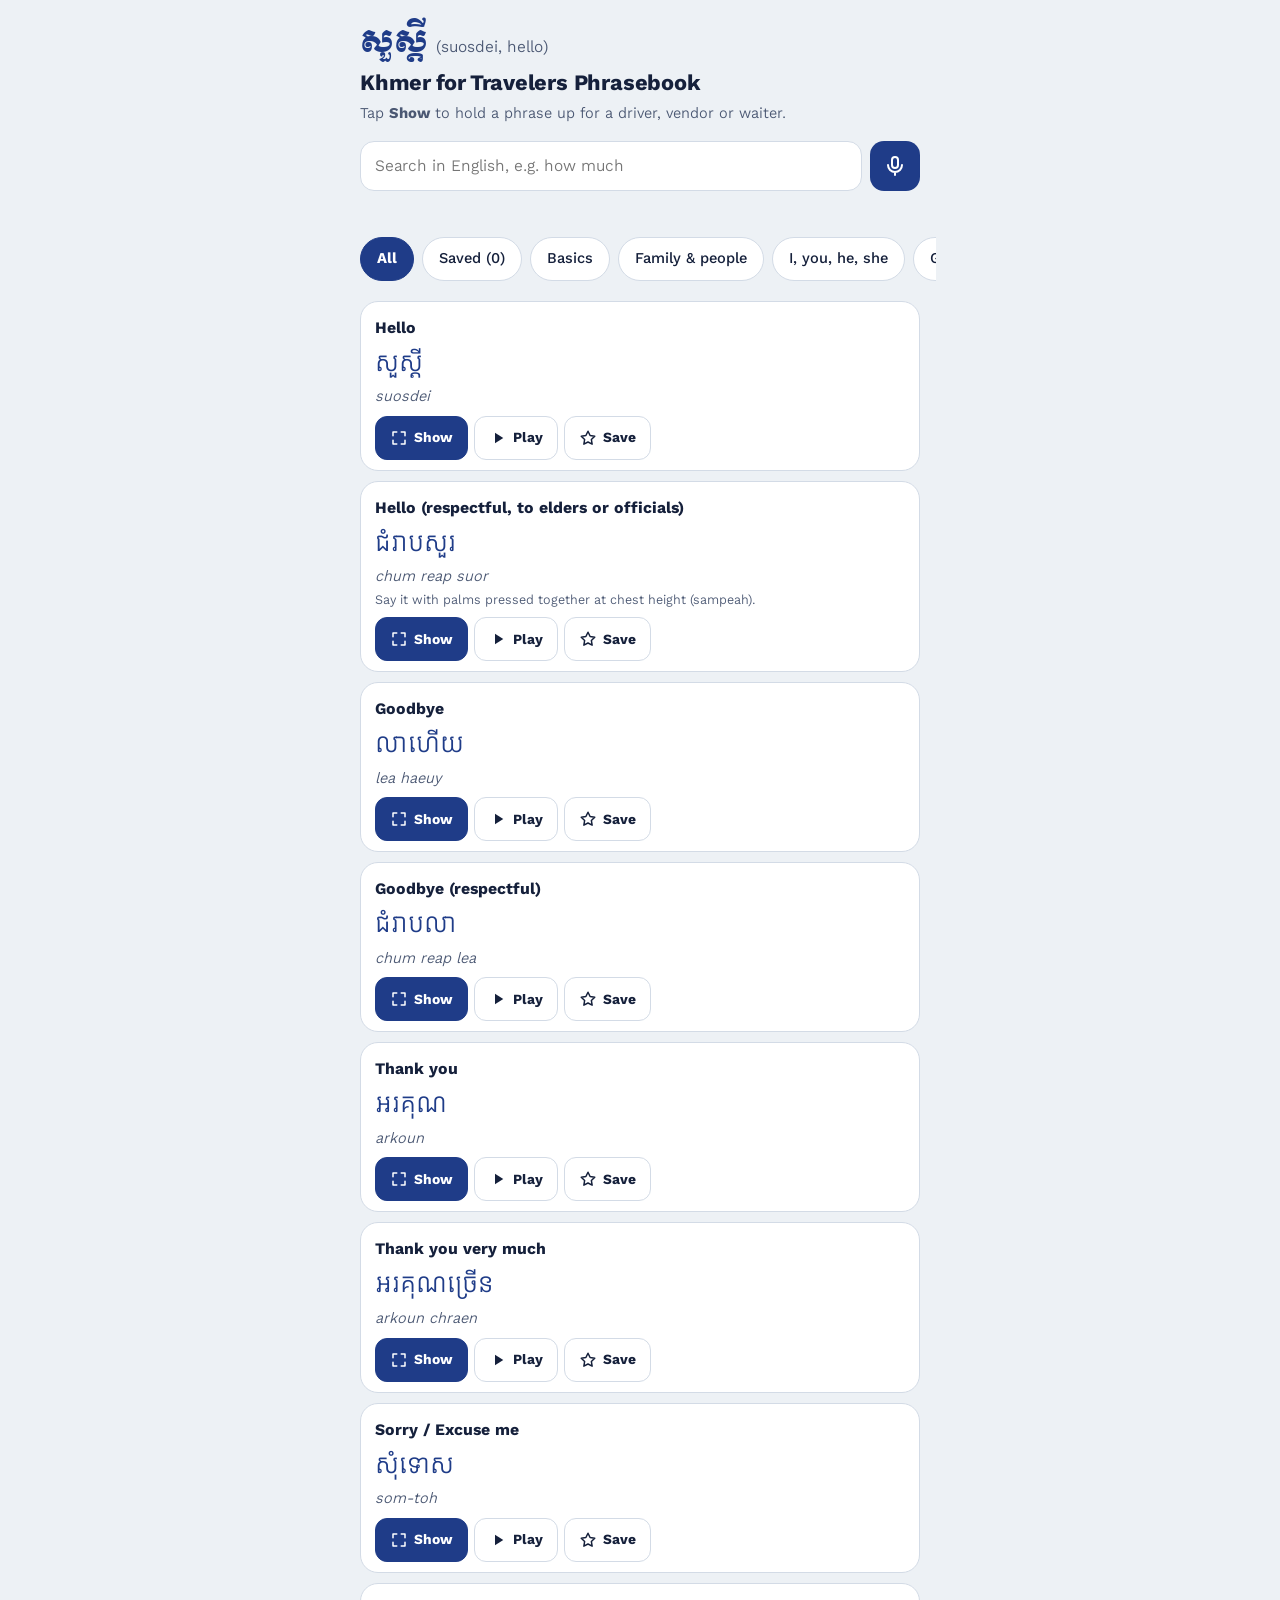
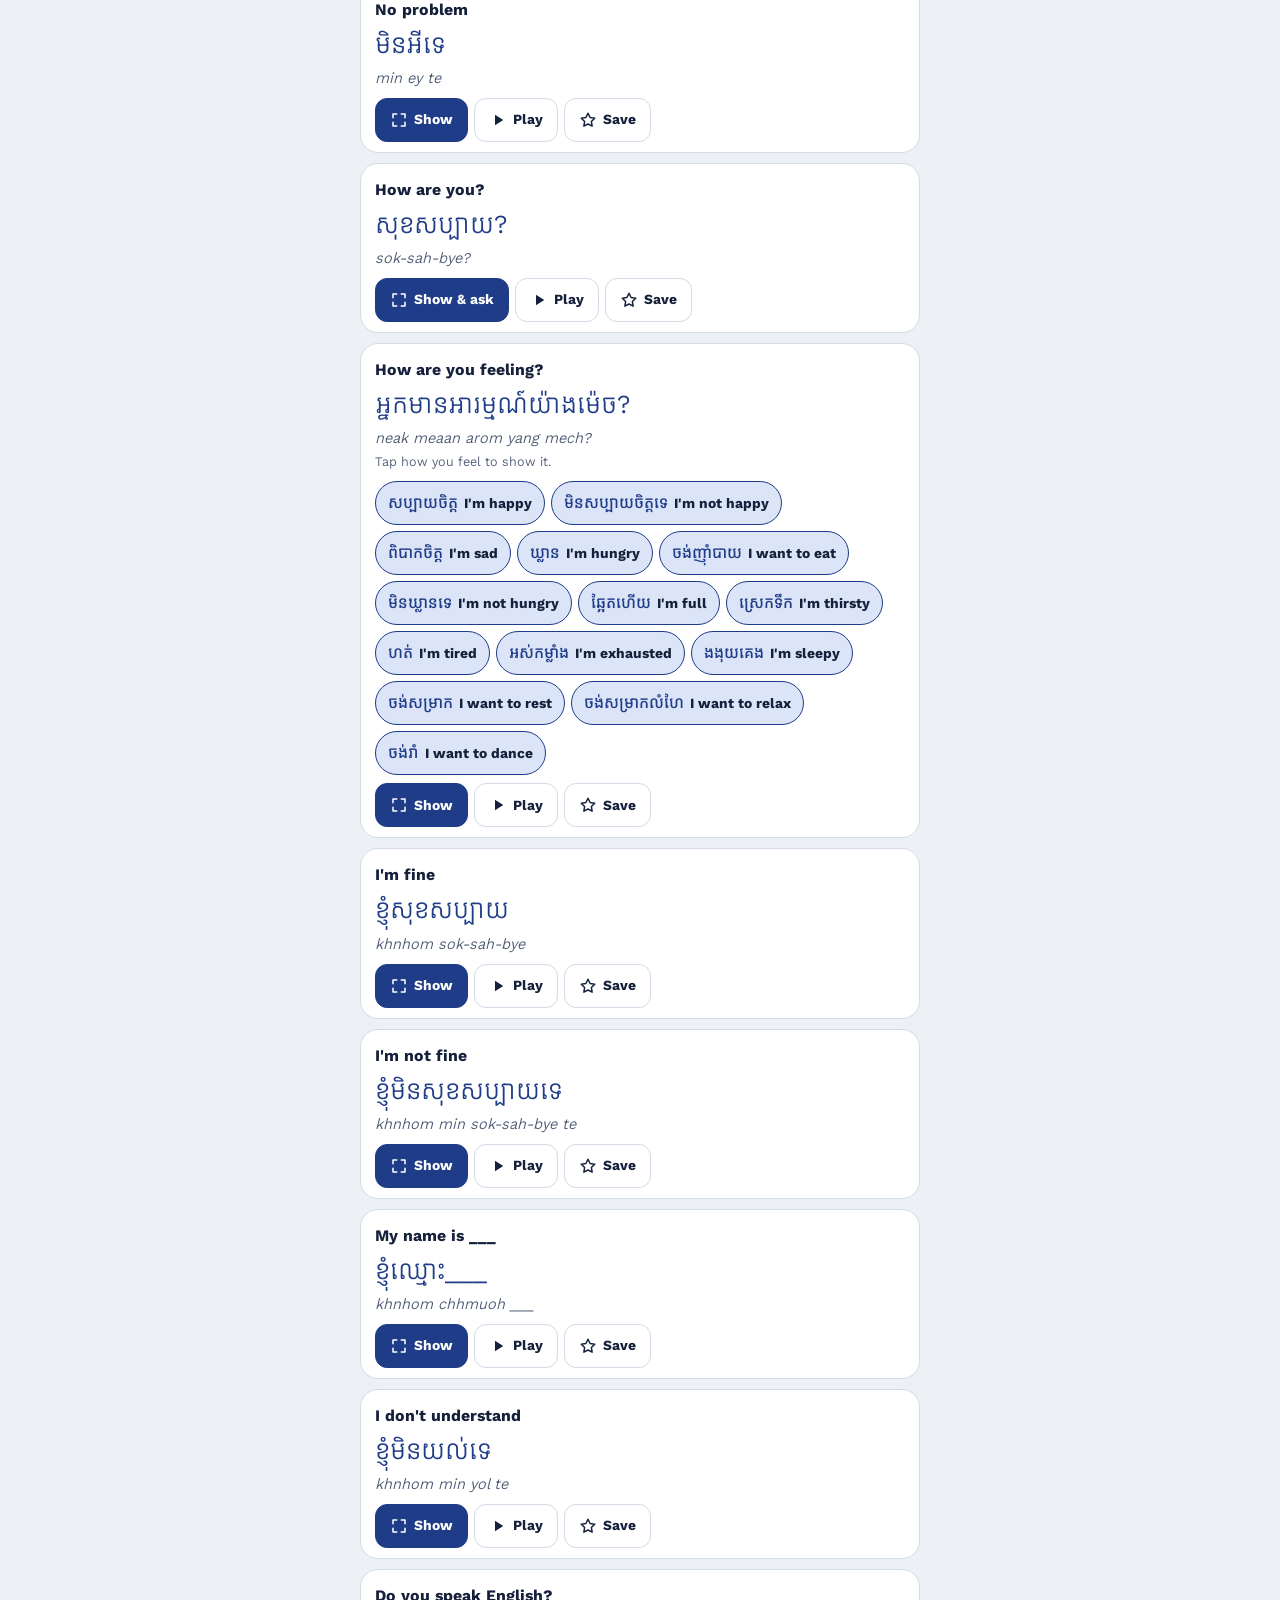
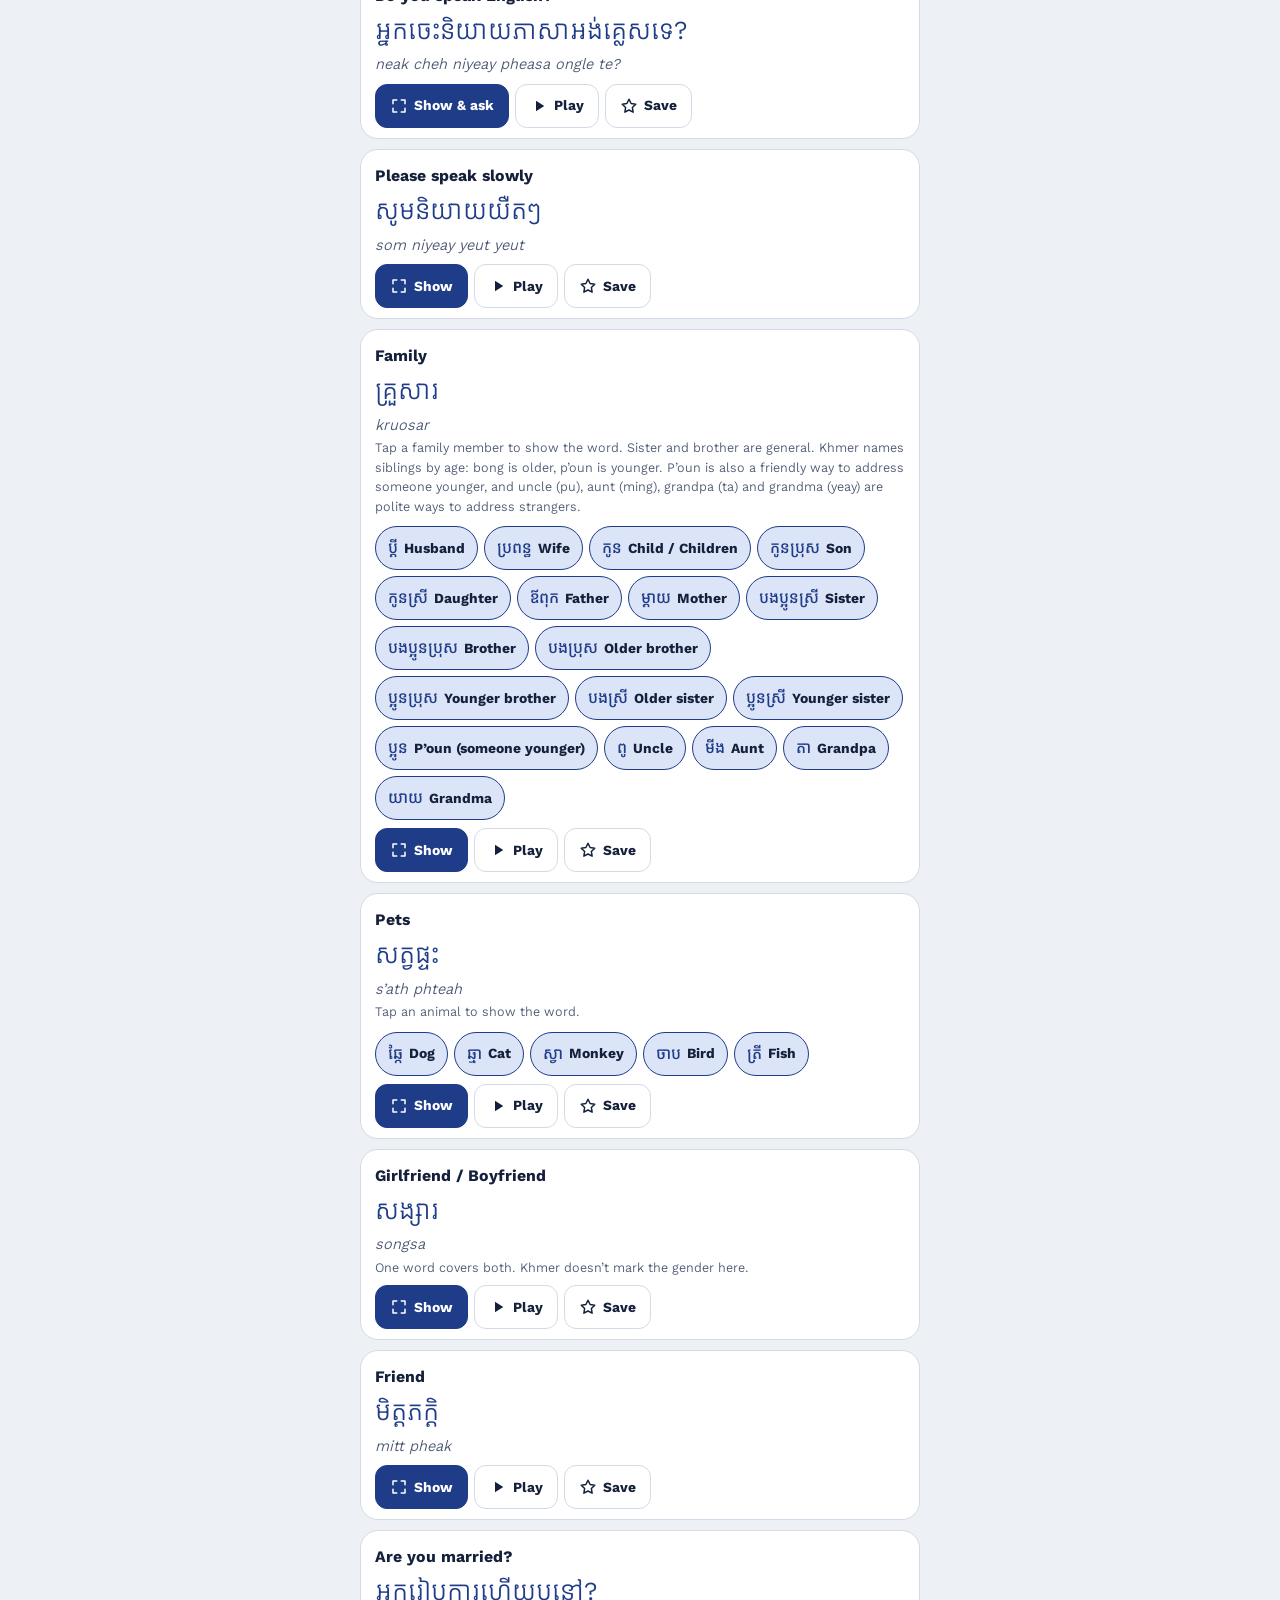
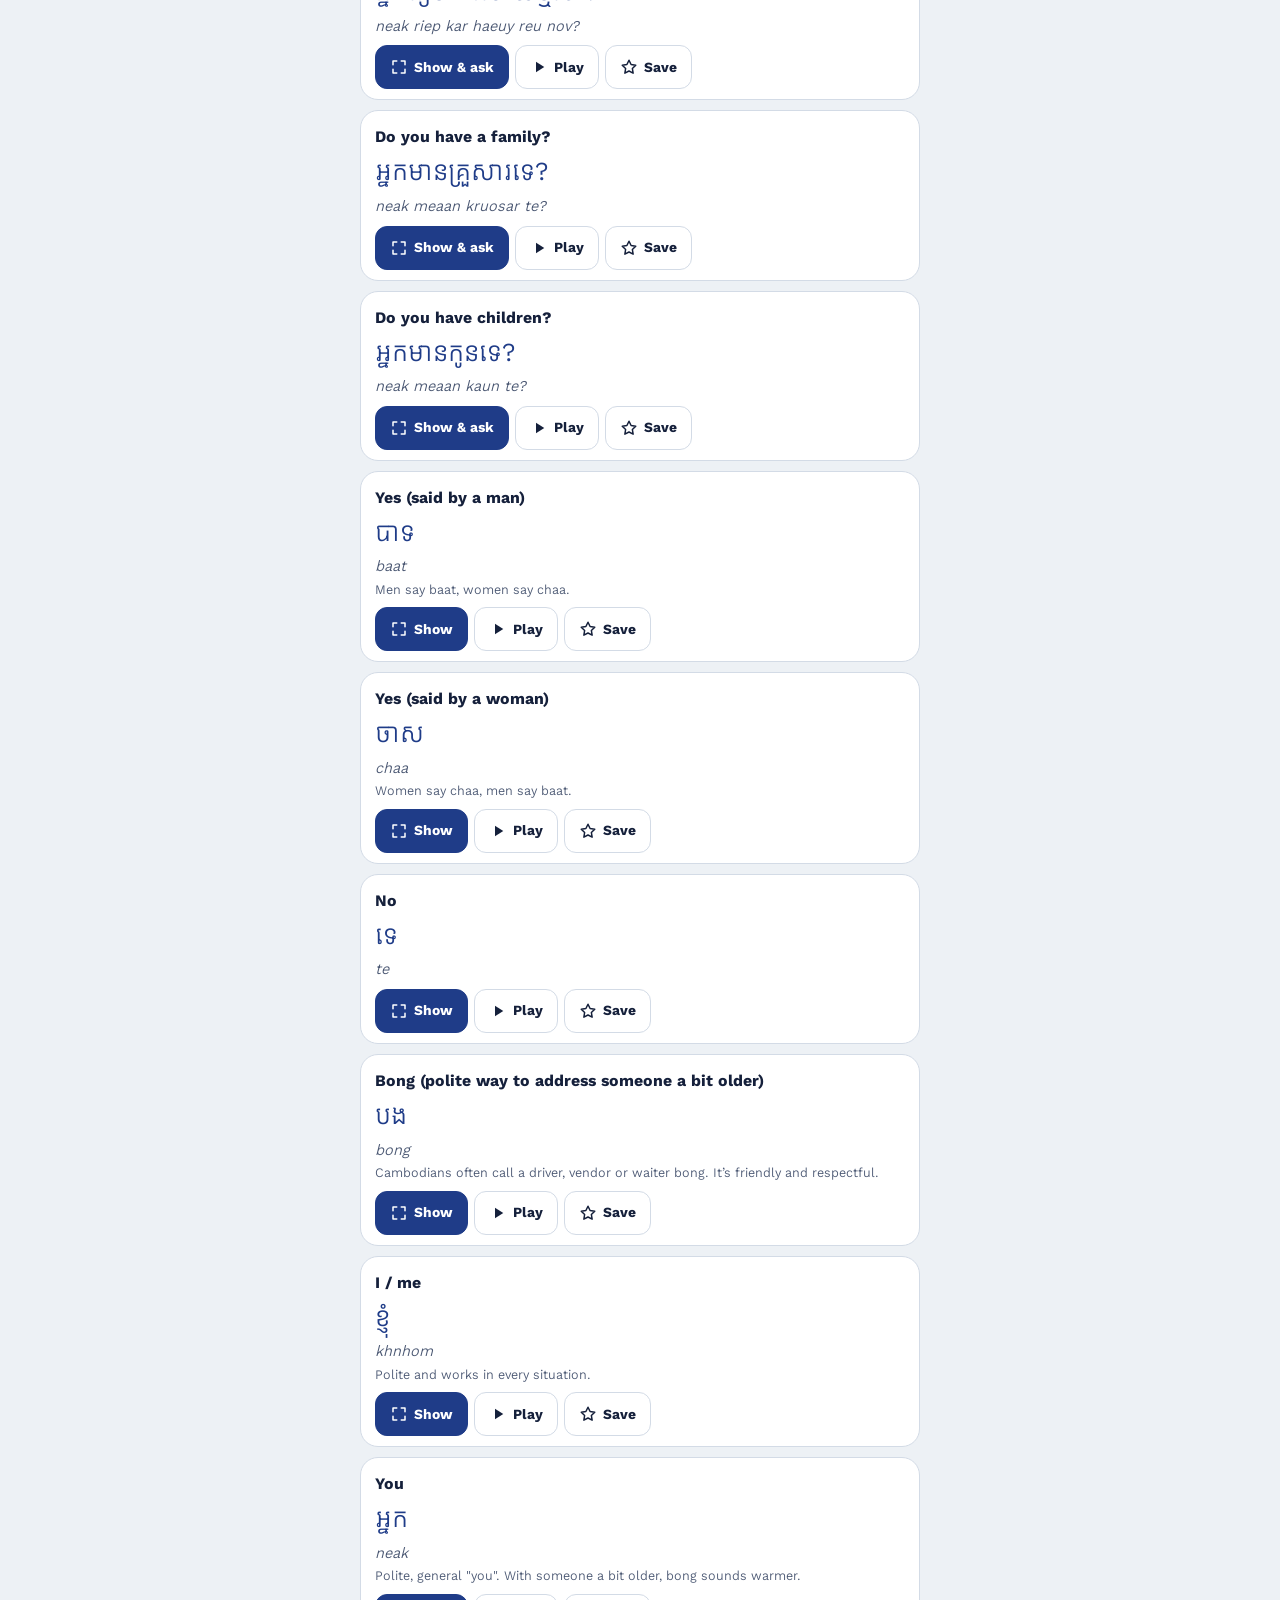
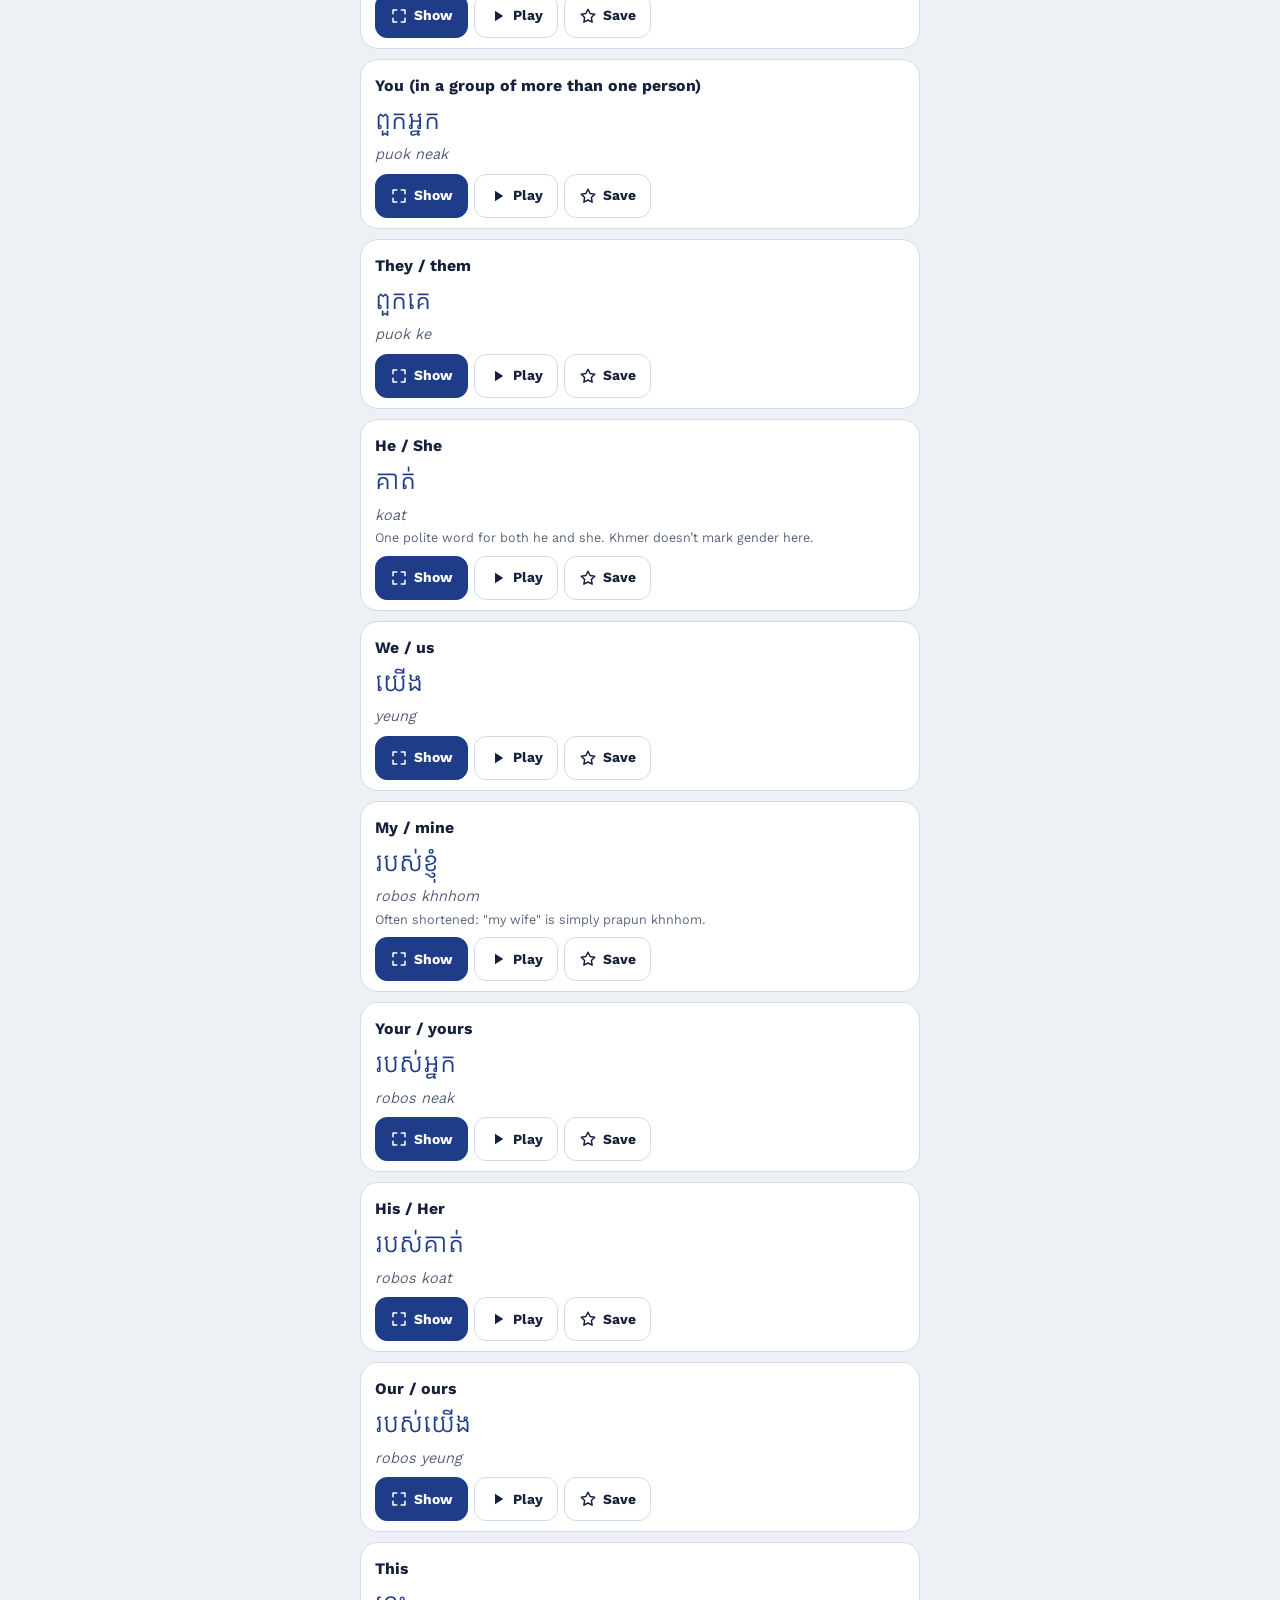
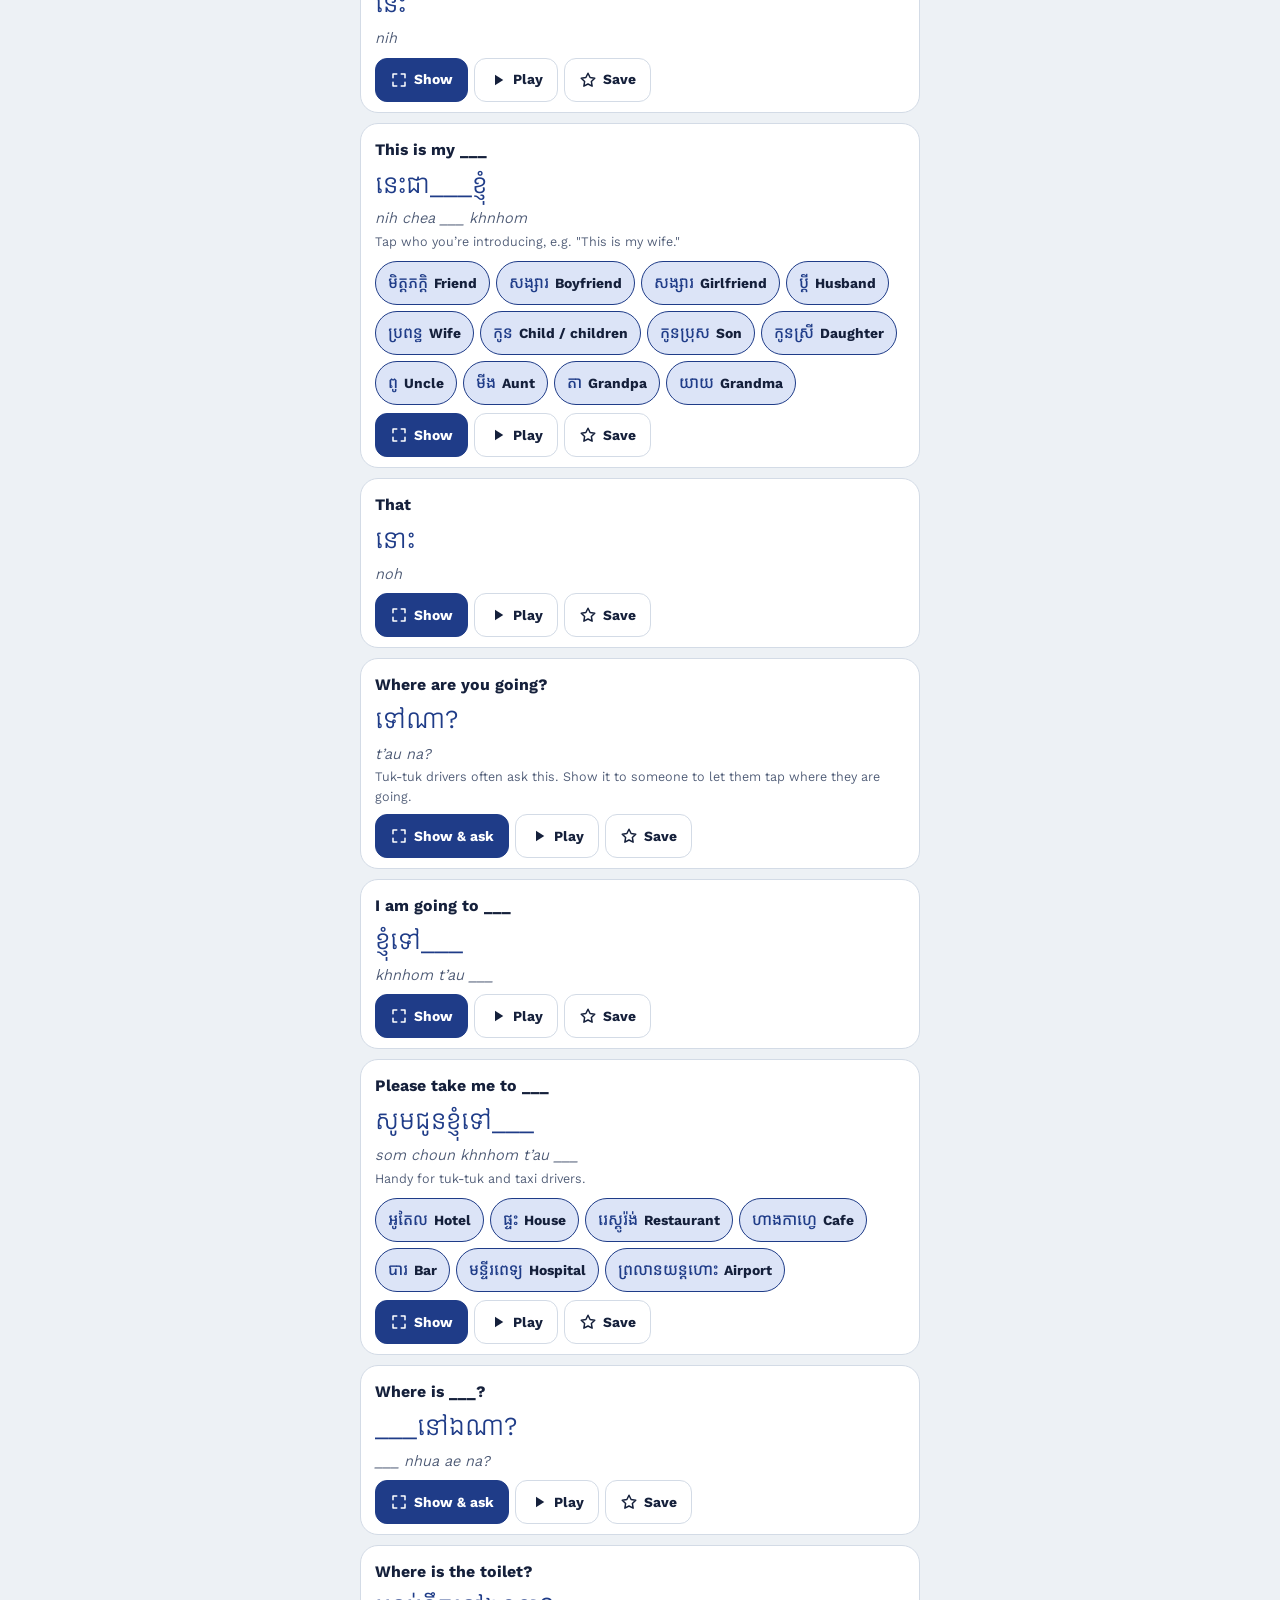
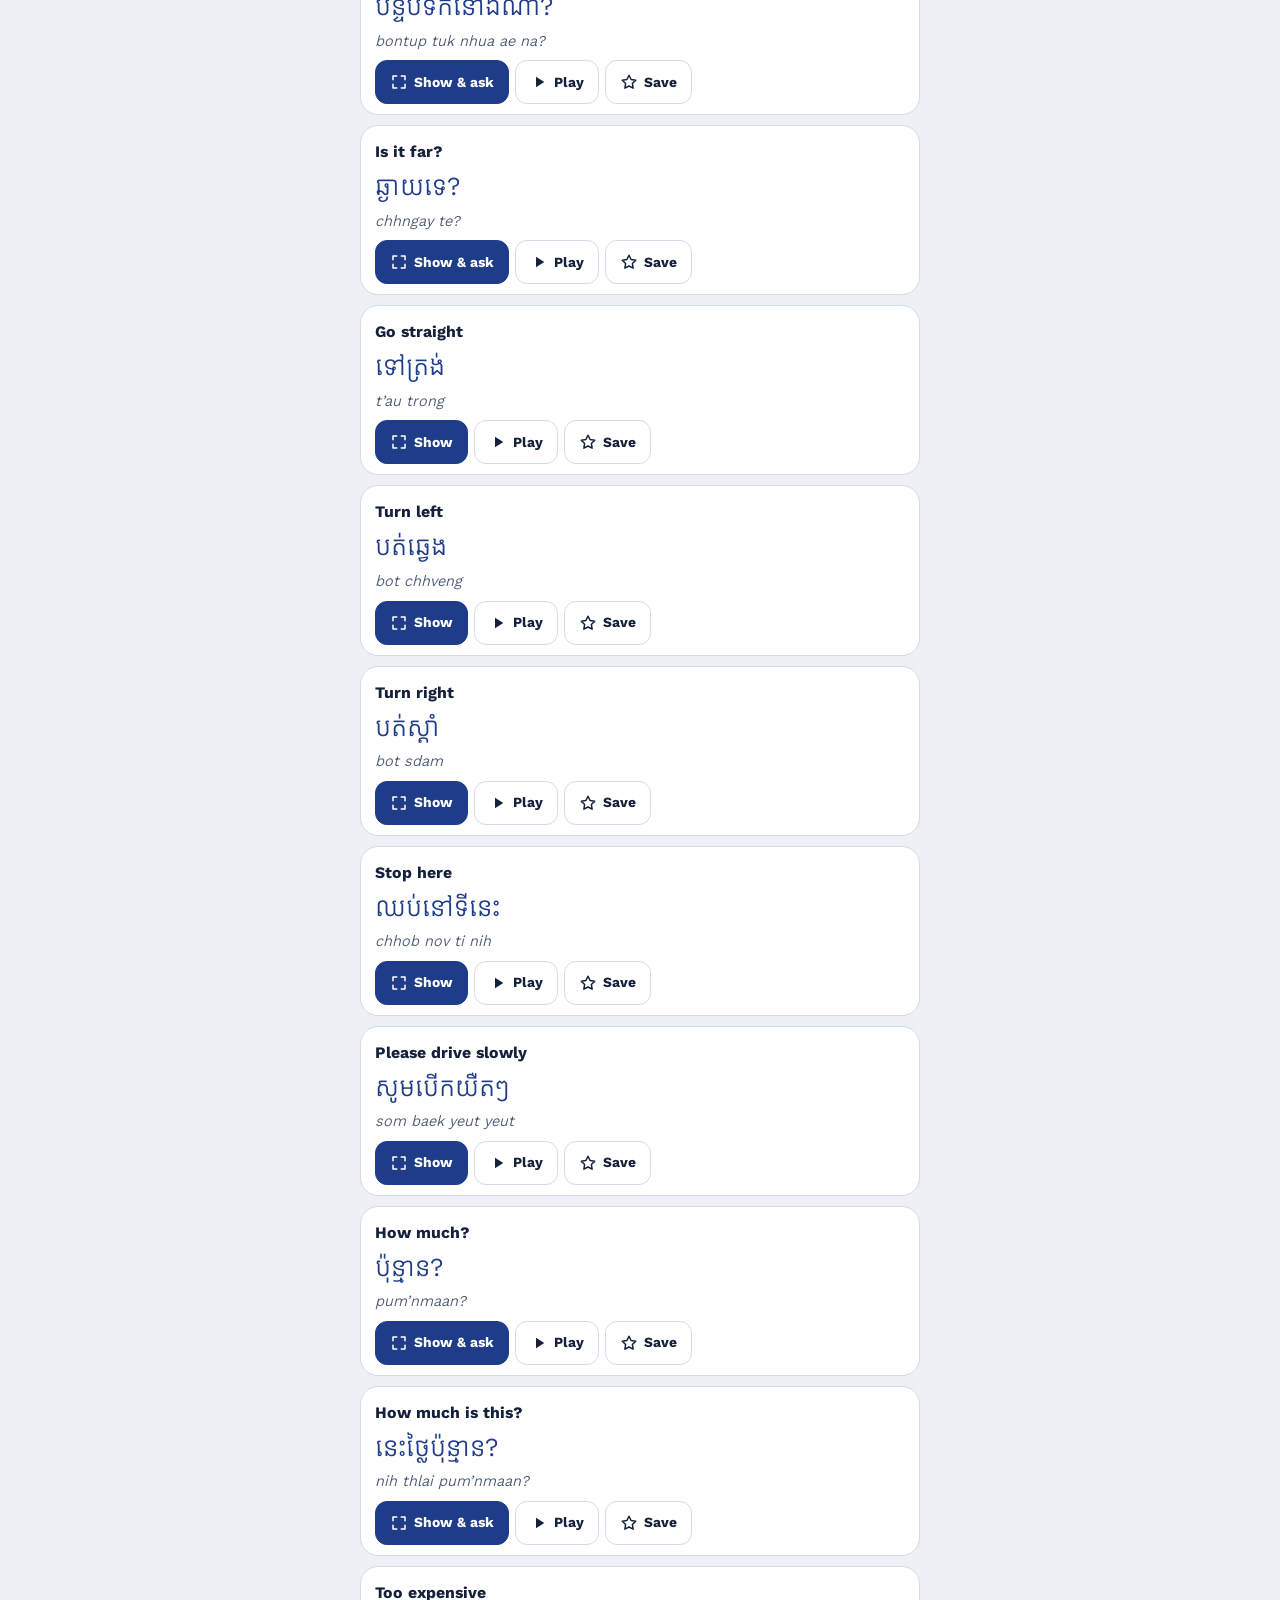
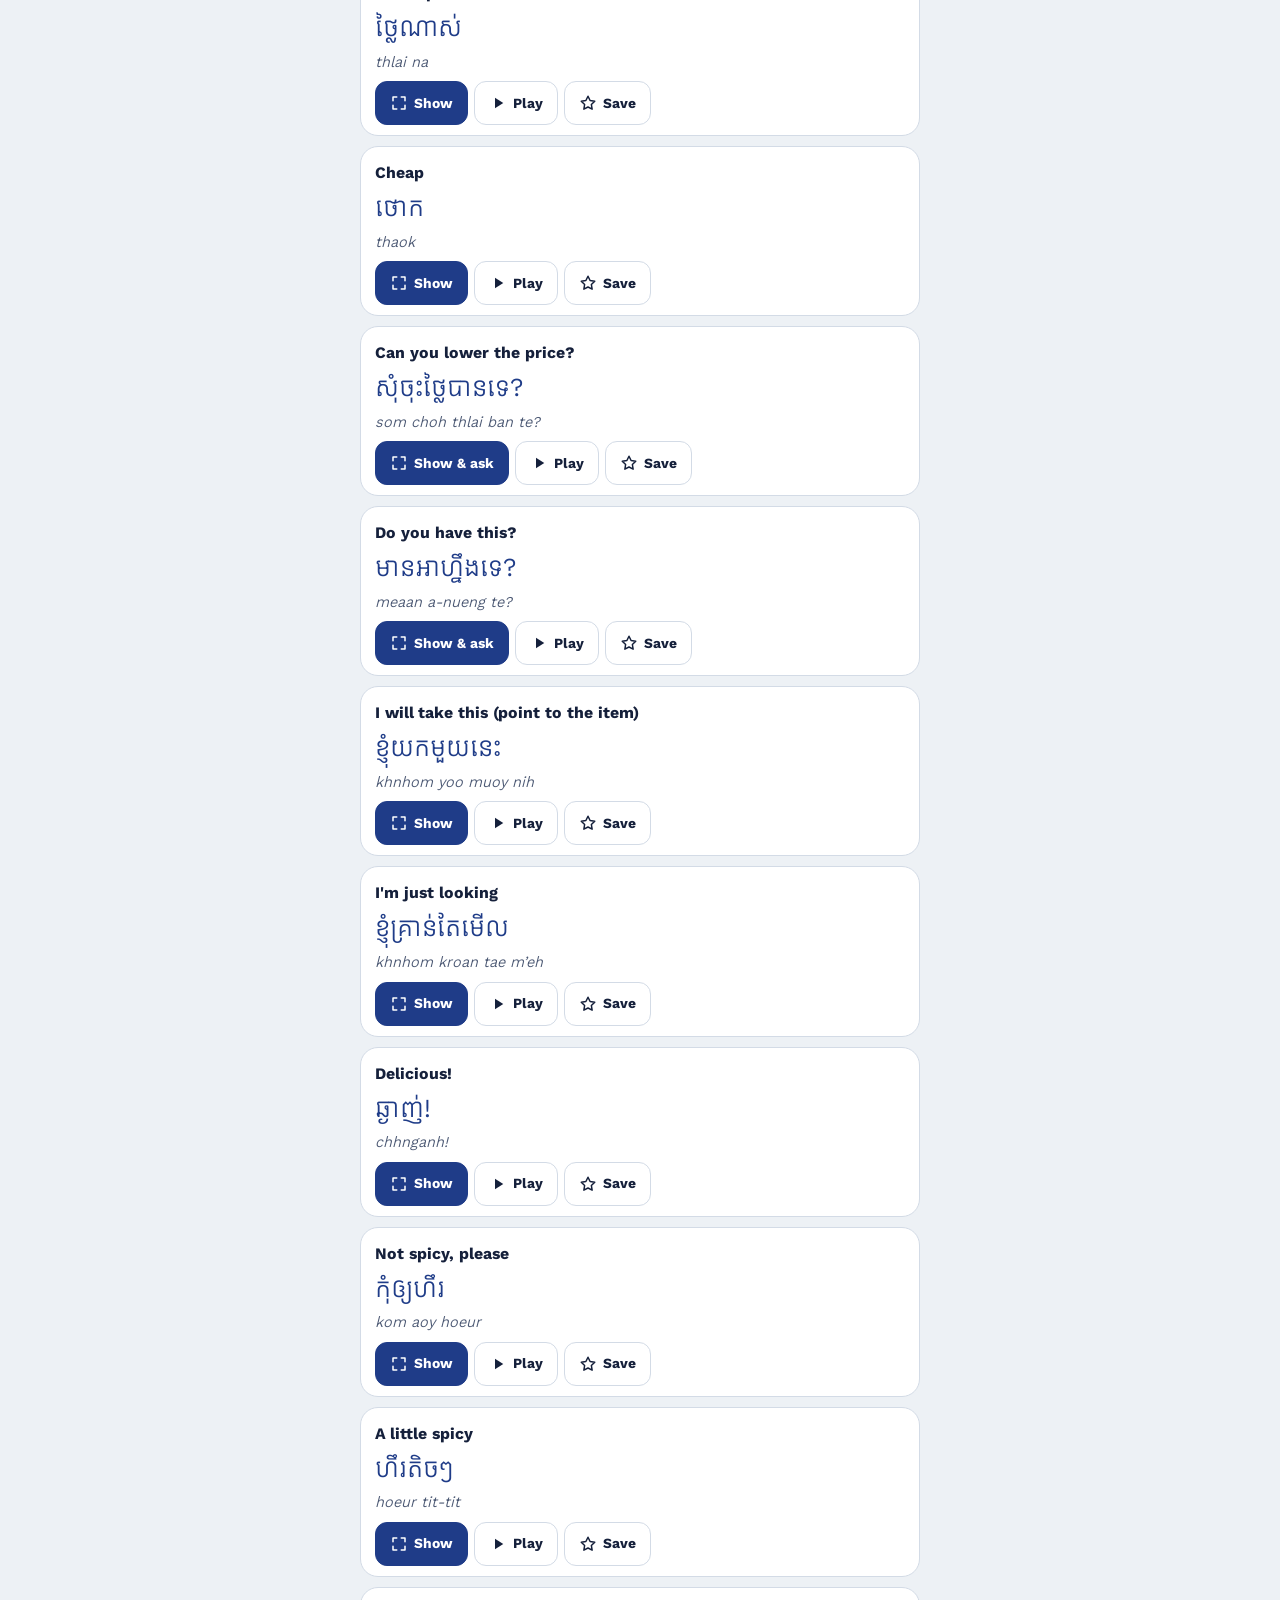
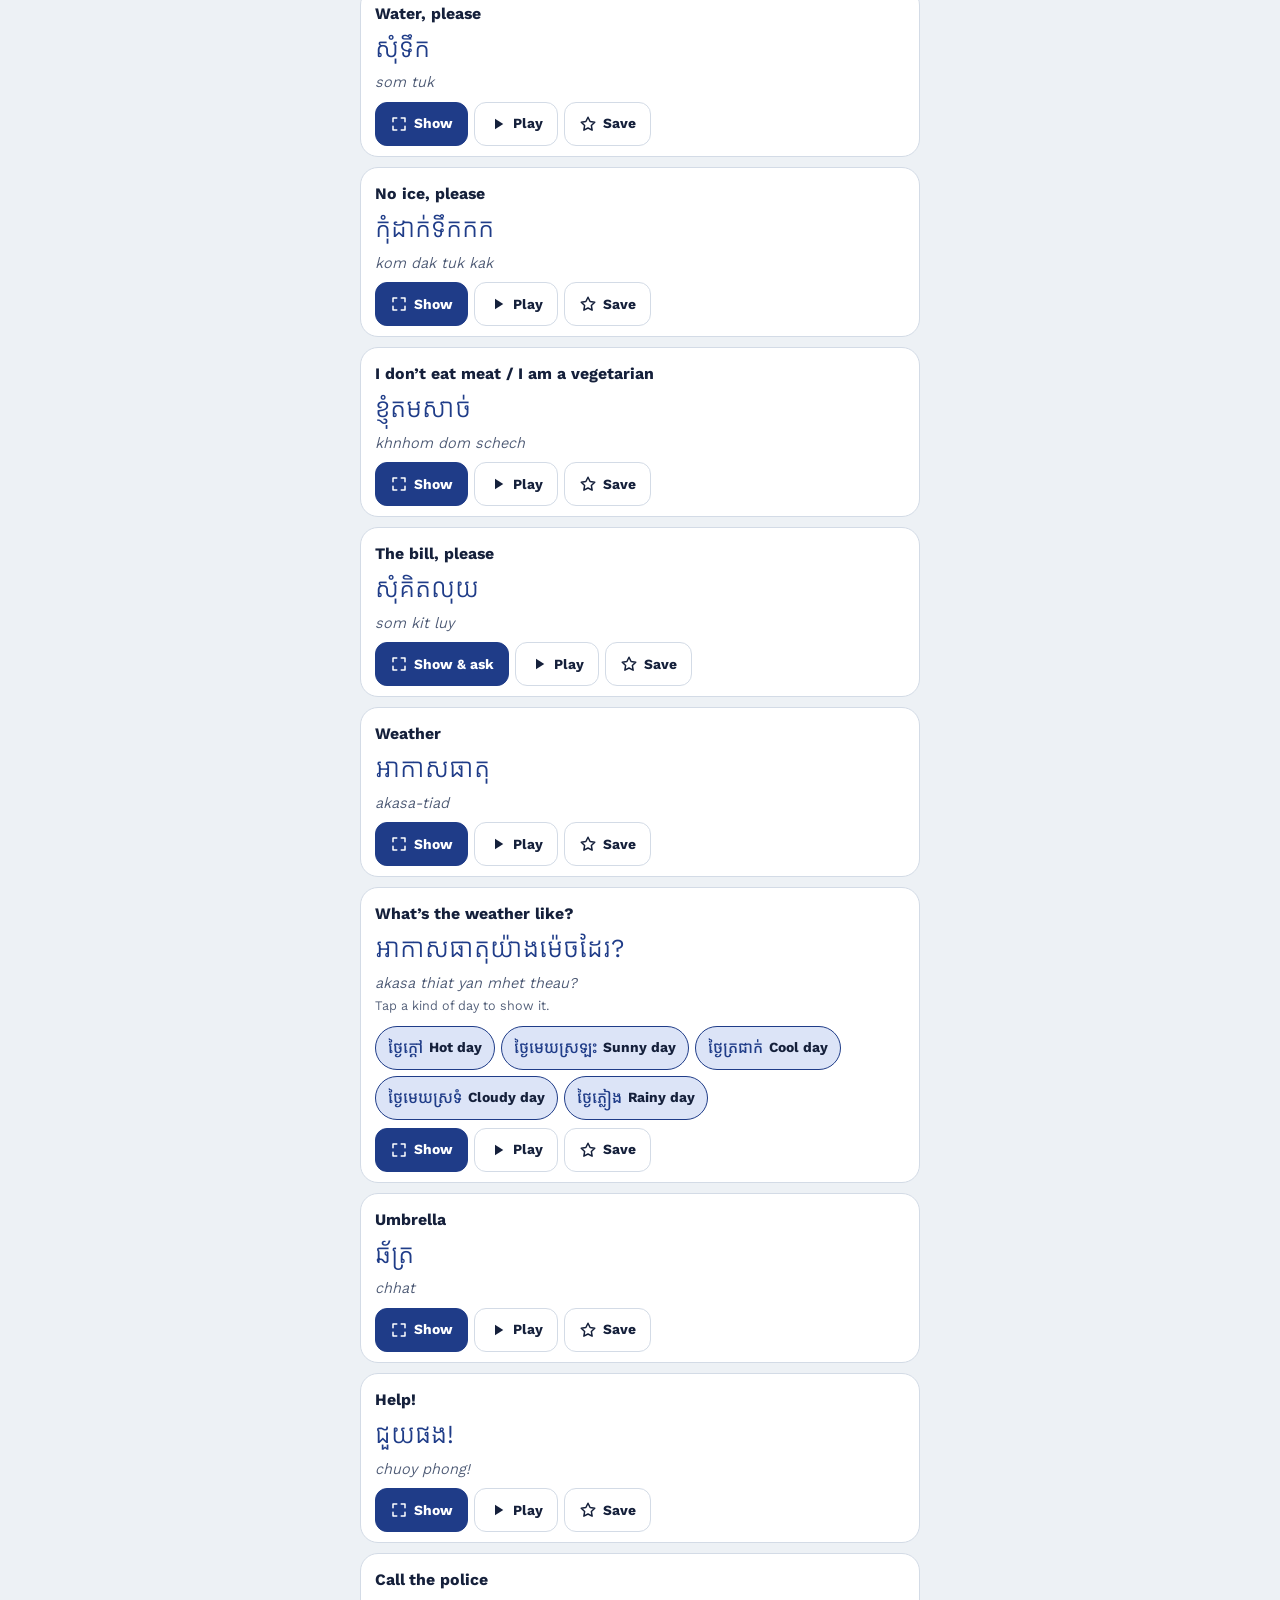
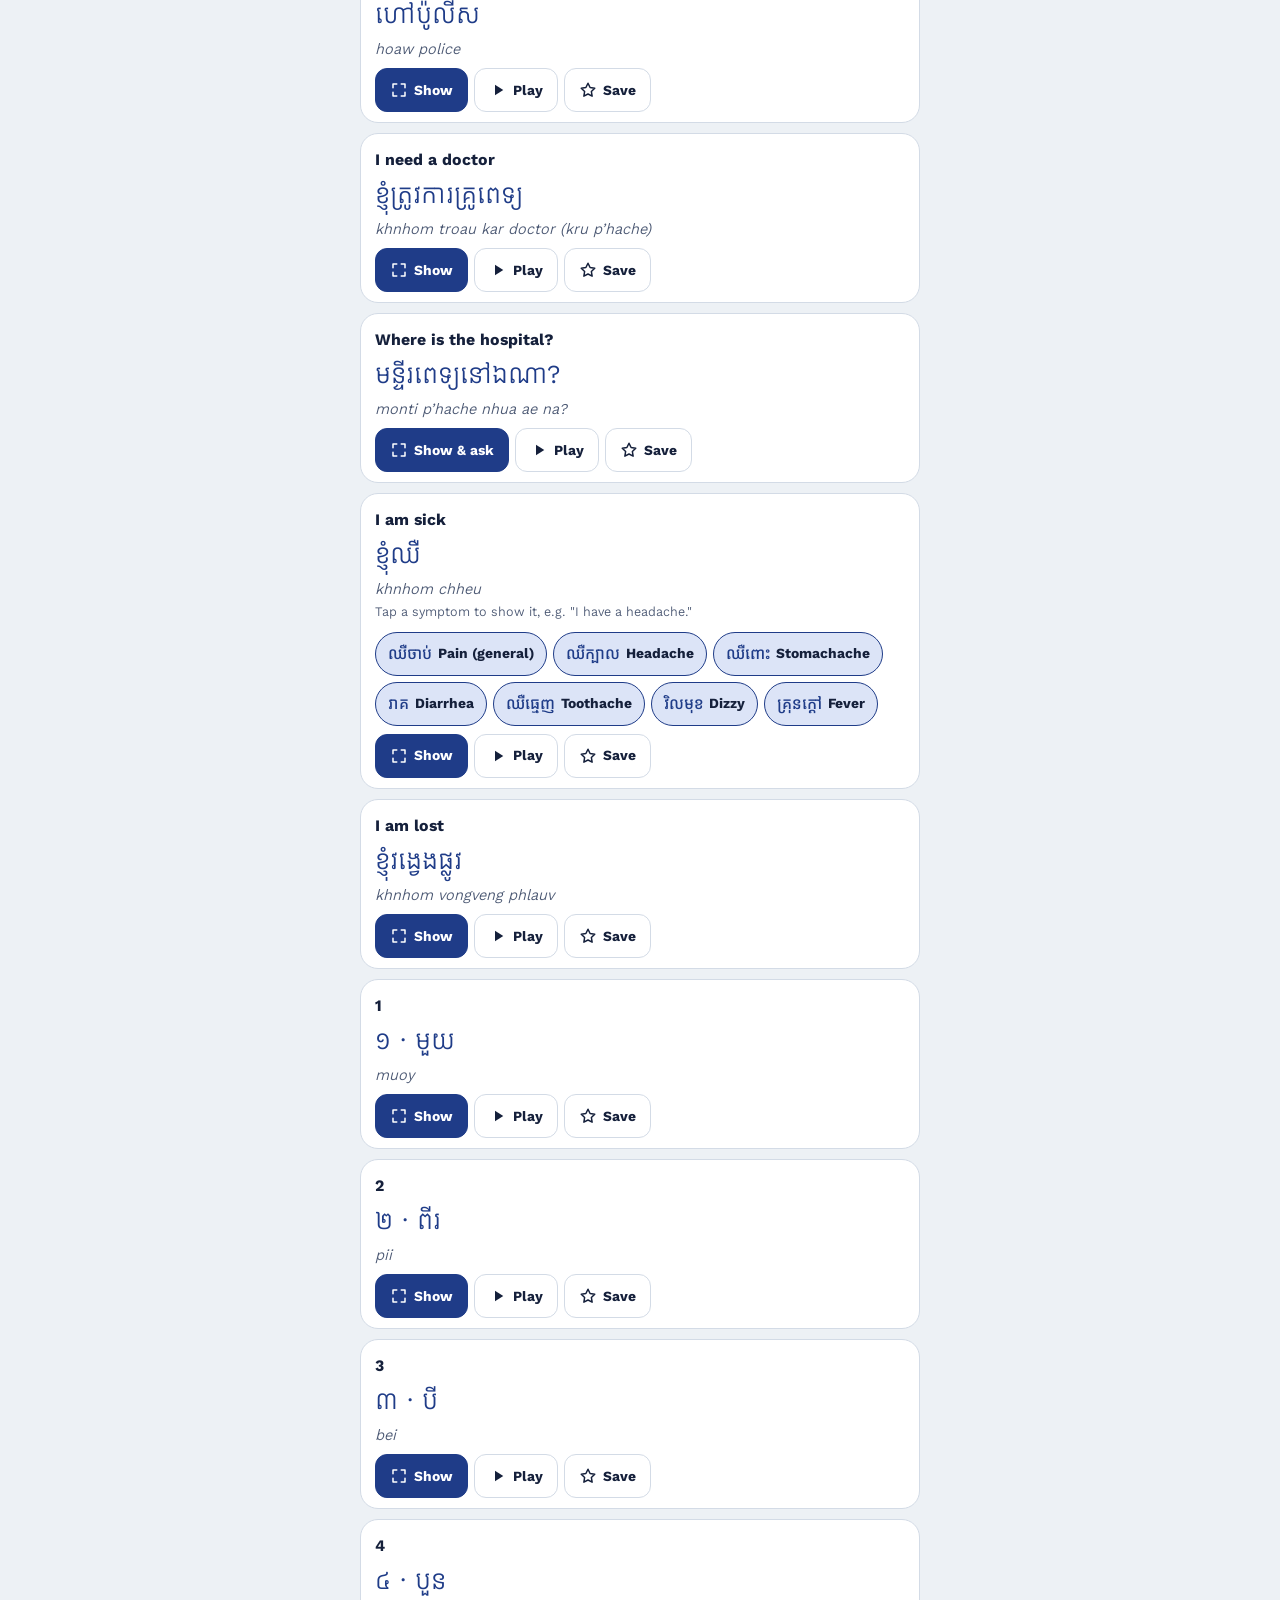
<file: index.html>
<!doctype html>
<html lang="en">
<head>
<meta charset="utf-8">
<meta name="viewport" content="width=device-width,initial-scale=1,viewport-fit=cover">
<meta name="description" content="Khmer for Travelers Phrasebook: simple Khmer phrases for visitors to Cambodia, with a big-text Show mode and tap-to-answer replies.">
<meta name="theme-color" content="#1F3C88">
<meta name="author" content="Robert Son">
<!-- Copyright (c) 2026 Robert Son. All rights reserved. No license is granted to copy, modify or redistribute this code. -->
<title>Khmer for Travelers Phrasebook</title>
<style>
:root{color-scheme:light;padding-top:env(safe-area-inset-top,0px);padding-bottom:env(safe-area-inset-bottom,0px)}
[hidden]{display:none!important}
body{margin:0}
</style>
<link rel="stylesheet" href="fonts/fonts.css">
<link rel="manifest" href="manifest.webmanifest">
<link rel="icon" type="image/png" sizes="32x32" href="icons/favicon-32.png">
<link rel="apple-touch-icon" href="icons/apple-touch-icon.png">
<meta name="apple-mobile-web-app-capable" content="yes">
<meta name="mobile-web-app-capable" content="yes">
<meta name="apple-mobile-web-app-title" content="Khmer Phrases">
<meta name="apple-mobile-web-app-status-bar-style" content="default">
<style>
:root{
  --ground:#EDF1F5; --surface:#FFFFFF; --sunk:#E1E7EF; --ink:#15203B; --muted:#4B5873; --line:#D3DBE6;
  --accent:#1F3C88; --accent-ink:#FFFFFF; --accent-soft:#DCE4F7; --saffron:#E3A018; --saffron-ink:#231A02; --focus:#C8102E;
  --font:"Kantumruy Pro", "Noto Sans Khmer", "Khmer OS", system-ui, sans-serif;
  --display:"Moul", "Kantumruy Pro", serif;
}
@media (prefers-color-scheme: dark){
  :root:not([data-theme="light"]){
    color-scheme:dark;
    --ground:#0E1424; --surface:#172039; --sunk:#1E2946; --ink:#E6ECF7; --muted:#A5B1C9; --line:#2A3656;
    --accent:#8FA8F0; --accent-ink:#0B1330; --accent-soft:#223463; --saffron:#F2B73A; --saffron-ink:#231A02; --focus:#FF6B81;
  }
}
:root[data-theme="dark"]{
  color-scheme:dark;
  --ground:#0E1424; --surface:#172039; --sunk:#1E2946; --ink:#E6ECF7; --muted:#A5B1C9; --line:#2A3656;
  --accent:#8FA8F0; --accent-ink:#0B1330; --accent-soft:#223463; --saffron:#F2B73A; --saffron-ink:#231A02; --focus:#FF6B81;
}
html,body{height:100%}
body{background:var(--ground);color:var(--ink);font-family:var(--font);font-size:16px;line-height:1.5;padding-inline:16px}
*{box-sizing:border-box}
button,input{font:inherit;color:inherit}
:focus-visible{outline:3px solid var(--focus);outline-offset:2px}
.app{max-width:560px;margin:0 auto;padding-block:20px 48px;display:flex;flex-direction:column;gap:16px}
.brand{display:flex;flex-direction:column;gap:2px}
.brand .km{font-family:var(--display);font-size:30px;line-height:1.5;color:var(--accent)}
.brand h1{margin:0;font-size:22px;font-weight:700;letter-spacing:-0.01em}
.brand p{margin:0;color:var(--muted);font-size:15px}
.searchrow{display:flex;gap:8px}
.search{flex:1;min-height:50px;border-radius:14px;border:1px solid var(--line);background:var(--surface);padding:0 14px;font-size:16px;min-width:0}
.iconbtn{flex-shrink:0;width:50px;height:50px;border-radius:14px;border:none;background:var(--accent);color:var(--accent-ink);cursor:pointer;display:grid;place-items:center}
.iconbtn svg{width:24px;height:24px}
.iconbtn.listening{background:var(--focus);color:#fff;animation:pulse 1.2s ease-in-out infinite}
@keyframes pulse{50%{transform:scale(1.06)}}
@media (prefers-reduced-motion: reduce){.iconbtn.listening{animation:none}}
.chips{display:flex;gap:8px;overflow-x:auto;padding-bottom:4px;margin-inline:-16px;padding-inline:16px;scrollbar-width:none}
.chips::-webkit-scrollbar{display:none}
.chip{flex-shrink:0;min-height:44px;padding:0 16px;border-radius:22px;border:1px solid var(--line);background:var(--surface);cursor:pointer;font-size:15px;font-weight:500;white-space:nowrap}
.chip[aria-pressed="true"]{background:var(--accent);border-color:var(--accent);color:var(--accent-ink);font-weight:700}
.status{font-size:14px;color:var(--muted);min-height:1em}
.list{display:flex;flex-direction:column;gap:10px}
.card{background:var(--surface);border:1px solid var(--line);border-radius:18px;padding:14px 14px 10px;display:flex;flex-direction:column;gap:2px}
.card .en{font-weight:700;font-size:16px}
.card .km{font-size:26px;line-height:1.6;color:var(--accent)}
.card .rom{font-size:15px;color:var(--muted);font-style:italic}
.card .note{font-size:13px;color:var(--muted)}
.actions{display:flex;gap:6px;margin-top:6px;flex-wrap:wrap}
.act{min-height:44px;padding:0 14px;border-radius:12px;border:1px solid var(--line);background:transparent;cursor:pointer;display:inline-flex;align-items:center;gap:6px;font-size:14px;font-weight:600}
.act svg{width:18px;height:18px}
.act.primary{background:var(--accent);border-color:var(--accent);color:var(--accent-ink)}
.act.star[aria-pressed="true"]{background:var(--saffron);border-color:var(--saffron);color:var(--saffron-ink)}
.quick{display:flex;flex-wrap:wrap;gap:6px;margin-top:8px}
.qchip{min-height:44px;padding:0 12px;border-radius:22px;border:1px solid var(--accent);background:var(--accent-soft);color:var(--ink);cursor:pointer;font-size:14px;font-weight:600;display:inline-flex;align-items:center;gap:6px}
.qchip span{font-size:16px;font-weight:500;color:var(--accent)}
.empty{background:var(--surface);border:1px dashed var(--line);border-radius:18px;padding:18px;color:var(--muted);text-align:center}
.panel{background:var(--sunk);border-radius:16px;padding:14px 16px;font-size:14px;color:var(--muted);display:flex;flex-direction:column;gap:6px}
.panel strong{color:var(--ink)}
.linkbtn{background:none;border:none;color:var(--accent);text-decoration:underline;cursor:pointer;min-height:44px;padding:0 4px;font-size:14px}
.overlay{position:fixed;inset:0;background:var(--ground);z-index:10;overflow-y:auto;padding:calc(16px + env(safe-area-inset-top,0px)) 16px calc(24px + env(safe-area-inset-bottom,0px))}
.show{max-width:560px;margin:0 auto;display:flex;flex-direction:column;gap:16px}
.showcard{background:var(--accent);color:var(--accent-ink);border-radius:24px;padding:28px 20px;text-align:center;display:flex;flex-direction:column;gap:8px}
.showcard .km{font-size:clamp(40px,11vw,64px);line-height:1.45;font-weight:500}
.showcard .rom{font-size:19px;font-style:italic;opacity:.9}
.showcard .en{font-size:17px;font-weight:700;opacity:.9}
.sectionlabel{font-size:13px;font-weight:700;letter-spacing:.06em;text-transform:uppercase;color:var(--muted)}
.replies{display:grid;grid-template-columns:repeat(2,minmax(0,1fr));gap:8px}
.reply{min-height:64px;border-radius:14px;border:1px solid var(--line);background:var(--surface);cursor:pointer;padding:8px 10px;display:flex;flex-direction:column;align-items:center;justify-content:center;gap:2px;text-align:center}
.reply .rkm{font-size:20px;line-height:1.5}
.reply .ren{font-size:13px;color:var(--muted)}
.reply .rrom{font-size:13px;font-style:italic;color:var(--ink)}
.reply[aria-pressed="true"]{background:var(--saffron);border-color:var(--saffron);color:var(--saffron-ink)}
.reply[aria-pressed="true"] .ren{color:var(--saffron-ink)}
.answer{background:var(--saffron);color:var(--saffron-ink);border-radius:18px;padding:16px;text-align:center;font-size:22px;font-weight:700}
.answer small{display:block;font-size:14px;font-weight:500}
.customprice{display:flex;gap:8px;align-items:center;flex-wrap:wrap}
.customprice input{flex:1;min-width:120px;min-height:48px;border-radius:12px;border:1px solid var(--line);background:var(--surface);padding:0 12px;font-size:18px}
.showbar{display:flex;gap:8px;flex-wrap:wrap}
.showbar .act{flex:1;justify-content:center;min-height:50px;font-size:15px}
.heard{background:var(--surface);border:1px solid var(--line);border-radius:14px;padding:12px 14px;font-size:15px}
.heard .km{font-size:22px}
.toast{position:fixed;left:50%;transform:translateX(-50%);bottom:calc(20px + env(safe-area-inset-bottom,0px));background:var(--ink);color:var(--ground);padding:12px 16px;border-radius:14px;font-size:14px;max-width:min(92vw,480px);z-index:20;box-shadow:0 6px 24px rgba(0,0,0,.25)}
.footer{text-align:center;font-size:13px;color:var(--muted)}
.footer a{color:inherit}
</style>
</head>
<body>
<div class="app" id="app"></div>
<div id="overlay"></div>
<div id="toast" class="toast" role="status" hidden></div>

<script>
(() => {
  // ---------- Content ----------
  // Romanization is a simple English-friendly guide, not a formal system. All Khmer is pending native-speaker review.
  const CATS = [
    ['all', 'All'], ['saved', 'Saved'], ['basics', 'Basics'], ['people', 'Family & people'], ['pronouns', 'I, you, he, she'], ['around', 'Getting around'],
    ['shop', 'Shopping & money'], ['food', 'Food & drink'], ['weather', 'Weather'], ['numbers', 'Numbers'], ['help', 'Emergencies']
  ];
  const PLACES = [
    { km: 'អូតែល', rom: 'otel', en: 'the hotel' },
    { km: 'ផ្ទះ', rom: 'phteah', en: 'the house' },
    { km: 'រេស្តូរ៉ង់', rom: 'restaurant', en: 'a restaurant' },
    { km: 'ហាងកាហ្វេ', rom: 'h\u0103n kafe', en: 'a cafe' },
    { km: 'បារ', rom: 'bar', en: 'a bar' },
    { km: 'មន្ទីរពេទ្យ', rom: 'monti p\u2019hache', en: 'the hospital' },
    { km: 'ព្រលានយន្តហោះ', rom: 'pro-lean yun-hos', en: 'the airport' },
    { km: 'ផ្សារ', rom: 'phsar', en: 'the market' },
    { km: 'ផ្សារធំថ្មី', rom: 'phsar thom thmei', en: 'Central Market' },
    { km: 'អង្គរវត្ត', rom: 'angkor voat', en: 'Angkor Wat' },
    { km: 'វាំងស្ដេច', rom: 'wang s\u2019daich', en: 'the Royal Palace', over: { 'I am going to ___': { km: 'ខ្ញុំទៅវាំងស្ដេច', rom: 'khnhom t\u2019au wang s\u2019daich' } } },
    { km: 'ចំណតឡានប៊ីសក្រុង', rom: 'chamnat lan bus krong', en: 'the bus station', over: { 'I am going to ___': { km: 'ខ្ញុំទៅចំណតឡានប៊ីសក្រុង', rom: 'khnhom t\u2019au chamnat lan bus krong' } } },
    { km: 'ហ្វាម៉ាស៊ី', rom: 'pharmacy', en: 'the pharmacy' },
    { km: 'ឆ្នេរ / សមុទ្រ', rom: 'chnnea / samut', en: 'the beach', reply: ['ឆ្នេរ / សមុទ្រ', 'chnnea / sa\u2019mouat', 'Beach'], over: { 'I am going to ___': { km: 'ខ្ញុំទៅឆ្នេរ / សមុទ្រ', rom: 'khnhom t\u2019au chnnea / sa\u2019mouat' }, 'Where is ___?': { km: 'ឆ្នេរ / សមុទ្រនៅឯណា?', rom: 'chnnea / sa\u2019mouat nhua ae na?' }, 'Please take me to ___': { km: 'សូមជូនខ្ញុំទៅឆ្នេរ / សមុទ្រ', rom: 'som choun khnhom t\u2019au chnnea / sa\u2019mouat' } } },
    { km: 'បន្ទប់ទឹក', rom: 'bontup tuk', en: 'the toilet' }
  ];
  const QUICK_PLACES = 7;
  const PEOPLE = [
    { km: 'មិត្តភក្តិ', rom: 'mitt pheak', en: 'friend' },
    { km: 'សង្សារ', rom: 'songsa', en: 'boyfriend' },
    { km: 'សង្សារ', rom: 'songsa', en: 'girlfriend' },
    { km: 'ប្ដី', rom: 'pdei', en: 'husband' },
    { km: 'ប្រពន្ធ', rom: 'prapun', en: 'wife' },
    { km: 'កូន', rom: 'kaun', en: 'child / children' },
    { km: 'កូនប្រុស', rom: 'kaun pros', en: 'son' },
    { km: 'កូនស្រី', rom: 'kaun srei', en: 'daughter' },
    { km: 'ពូ', rom: 'pu', en: 'uncle' },
    { km: 'មីង', rom: 'ming', en: 'aunt' },
    { km: 'តា', rom: 'ta', en: 'grandpa' },
    { km: 'យាយ', rom: 'yeay', en: 'grandma' },
    { km: 'ម្ដាយ', rom: 'ma\u2019dai', en: 'mother' },
    { km: 'ប៉ា', rom: 'pa', en: 'father' },
    { km: 'បងប្រុស', rom: 'bong pros', en: 'older brother' },
    { km: 'ប្អូនប្រុស', rom: 'p\u2019oun pros', en: 'younger brother' },
    { km: 'បងស្រី', rom: 'bong srei', en: 'older sister' },
    { km: 'ប្អូនស្រី', rom: 'p\u2019oun srei', en: 'younger sister' }
  ];
  const SYMPTOMS = [
    { km: 'ឈឺចាប់', rom: 'chheu chap', en: 'am in pain', label: 'Pain (general)' },
    { km: 'ឈឺក្បាល', rom: 'chheu kbal', en: 'have a headache', label: 'Headache' },
    { km: 'ឈឺពោះ', rom: 'chheu poah', en: 'have a stomachache', label: 'Stomachache' },
    { km: 'រាគ', rom: 'reak', en: 'have diarrhea', label: 'Diarrhea' },
    { km: 'ឈឺធ្មេញ', rom: 'chheu thmenh', en: 'have a toothache', label: 'Toothache' },
    { km: 'វិលមុខ', rom: 'vil muk', en: 'feel dizzy', label: 'Dizzy' },
    { km: 'គ្រុនក្ដៅ', rom: 'krun kdau', en: 'have a fever', label: 'Fever' }
  ];
  const FAMILY = [
    { km: 'ប្ដី', rom: 'pdei', en: 'Husband' },
    { km: 'ប្រពន្ធ', rom: 'prapun', en: 'Wife' },
    { km: 'កូន', rom: 'kaun', en: 'Child / Children' },
    { km: 'កូនប្រុស', rom: 'kaun pros', en: 'Son' },
    { km: 'កូនស្រី', rom: 'kaun srei', en: 'Daughter' },
    { km: 'ឪពុក', rom: 'ov pouk', en: 'Father' },
    { km: 'ម្ដាយ', rom: 'ma\u2019dai', en: 'Mother' },
    { km: 'បងប្អូនស្រី', rom: 'bong p\u2019oun srei', en: 'Sister' },
    { km: 'បងប្អូនប្រុស', rom: 'bong p\u2019oun pros', en: 'Brother' },
    { km: 'បងប្រុស', rom: 'bong pros', en: 'Older brother' },
    { km: 'ប្អូនប្រុស', rom: 'p\u2019oun pros', en: 'Younger brother' },
    { km: 'បងស្រី', rom: 'bong srei', en: 'Older sister' },
    { km: 'ប្អូនស្រី', rom: 'p\u2019oun srei', en: 'Younger sister' },
    { km: 'ប្អូន', rom: 'p\u2019oun', en: 'P\u2019oun (friendly way to address someone younger)', label: 'P\u2019oun (someone younger)' },
    { km: 'ពូ', rom: 'pu', en: 'Uncle' },
    { km: 'មីង', rom: 'ming', en: 'Aunt' },
    { km: 'តា', rom: 'ta', en: 'Grandpa' },
    { km: 'យាយ', rom: 'yeay', en: 'Grandma' }
  ];
  const FEELINGS = [
    { km: 'សប្បាយចិត្ត', rom: 'sabei chet', en: "I'm happy" },
    { km: 'មិនសប្បាយចិត្តទេ', rom: 'min sabei chet te', en: "I'm not happy" },
    { km: 'ពិបាកចិត្ត', rom: 'pibak chet', en: "I'm sad" },
    { km: 'ឃ្លាន', rom: 'khlean', en: "I'm hungry" },
    { km: 'ចង់ញ៉ាំបាយ', rom: 'chong nham bei', en: "I want to eat" },
    { km: 'មិនឃ្លានទេ', rom: 'min khlean te', en: "I'm not hungry" },
    { km: 'ឆ្អែតហើយ', rom: 'chh\u2019aet haeuy', en: "I'm full" },
    { km: 'ស្រេកទឹក', rom: 'srek tuk', en: "I'm thirsty" },
    { km: 'ហត់', rom: 'h\u2019aout', en: "I'm tired" },
    { km: 'អស់កម្លាំង', rom: 'os kamlang', en: "I'm exhausted" },
    { km: 'ងងុយគេង', rom: 'ngnguy keng', en: "I'm sleepy" },
    { km: 'ចង់សម្រាក', rom: 'chong samrak', en: "I want to rest" },
    { km: 'ចង់សម្រាកលំហែ', rom: 'chong samrak lumhae', en: "I want to relax" },
    { km: 'ចង់រាំ', rom: 'chong roam', en: "I want to dance" }
  ];
  const PETS = [
    { km: 'ឆ្កែ', rom: 'chhkae', en: 'Dog' },
    { km: 'ឆ្មា', rom: 'chhma', en: 'Cat' },
    { km: 'ស្វា', rom: 'sva', en: 'Monkey' },
    { km: 'ចាប', rom: 'ch\u2019ab', en: 'Bird' },
    { km: 'ត្រី', rom: 'trey', en: 'Fish' }
  ];
  const WEATHER = [
    { km: 'ថ្ងៃក្តៅ', rom: 'thngai kdau', en: 'Hot day' },
    { km: 'ថ្ងៃមេឃស្រឡះ', rom: 'thngai mekh srolah', en: 'Sunny day' },
    { km: 'ថ្ងៃត្រជាក់', rom: 'thngai trocheak', en: 'Cool day' },
    { km: 'ថ្ងៃមេឃស្រទំ', rom: 'thngai mekh srotum', en: 'Cloudy day' },
    { km: 'ថ្ងៃភ្លៀង', rom: 'thngai phlieng', en: 'Rainy day' }
  ];
  const BUILDERS = { weather: { label: 'Kind of day', list: WEATHER }, pets: { label: 'Animals', list: PETS }, feelings: { label: 'How I feel', list: FEELINGS }, family: { label: 'Family members', list: FAMILY }, places: { label: 'Choose a place', list: PLACES }, people: { label: 'Choose a person', list: PEOPLE }, symptoms: { label: 'Choose a symptom', list: SYMPTOMS } };
  const FEELINGS_REPLIES = [['ខ្ញុំសប្បាយចិត្ត', 'khnhom sabei chet', "I'm happy"], ['ខ្ញុំមិនសប្បាយចិត្តទេ', 'khnhom min sabei chet te', "I'm not happy"], ['ខ្ញុំពិបាកចិត្ត', 'khnhom pibak chet', "I'm sad"], ['ខ្ញុំឃ្លាន', 'khnhom khlean', "I'm hungry"], ['ខ្ញុំចង់ញ៉ាំបាយ', 'khnhom chong nham bei', "I want to eat"], ['ខ្ញុំមិនឃ្លានទេ', 'khnhom min khlean te', "I'm not hungry"], ['ខ្ញុំឆ្អែតហើយ', 'khnhom chh\u2019aet haeuy', "I'm full"], ['ខ្ញុំស្រេកទឹក', 'khnhom srek tuk', "I'm thirsty"], ['ខ្ញុំហត់', 'khnhom h\u2019aout', "I'm tired"], ['ខ្ញុំអស់កម្លាំង', 'khnhom os kamlang', "I'm exhausted"], ['ខ្ញុំងងុយគេង', 'khnhom ngnguy keng', "I'm sleepy"], ['ខ្ញុំចង់សម្រាក', 'khnhom chong samrak', "I want to rest"], ['ខ្ញុំចង់សម្រាកលំហែ', 'khnhom chong samrak lumhae', "I want to relax"], ['ខ្ញុំចង់រាំ', 'khnhom chong roam', "I want to dance"]];
  const KM_DIGITS = '០១២៣៤៥៦៧៨៩';
  const kmNum = (n) => String(n).replace(/\d/g, (d) => KM_DIGITS[d]);
  const REPLIES = {
    yesno: [['បាទ / ចាស', 'baat / chaa', 'Yes'], ['ទេ', 'te', 'No'], ['មិនដឹងទេ', 'min doeng te', "I don't know"]],
    fine: [['សុខសប្បាយ', 'sok-sah-bye', "I'm fine"], ['ធម្មតា', 'thommada', 'So-so'], ['អរគុណ', 'arkoun', 'Thank you']],
    directions: [['ទៅត្រង់', 't\u2019au trong', 'Go straight'], ['បត់ឆ្វេង', 'bot chhveng', 'Turn left'], ['បត់ស្តាំ', 'bot sdam', 'Turn right'],
      ['នៅជិតនេះ', 'nov chit nih', "It's near here"], ['នៅឆ្ងាយ', 'nov chhngay', "It's far"], ['នៅទីនោះ', 'nov ti noh', "It's over there"]],
    far: [['ជិត', 'chit', 'Near'], ['ឆ្ងាយ', 'chhngay', 'Far'], ['មិនឆ្ងាយទេ', 'min chhngay te', 'Not far'], ['មិនដឹងទេ', 'min doeng te', "I don't know"]],
    feelings: FEELINGS_REPLIES,
    married: [['បាទ / ចាស', 'baat / chaa', 'Yes'], ['ទេ', 'te', 'No']],
    has: [['មាន', 'meaan', 'Yes'], ['អត់មានទេ', 'ot meaan te', 'No']],
    kids: [['មាន', 'meaan', 'Yes'], ['អត់មានទេ', 'ot meaan te', 'No'], ['នៅទេ', 'nov te', 'Not yet']],
    have: [['មាន', 'meaan', 'Yes, we have it'], ['អត់មានទេ', 'ot meaan te', "We don't have it"], ['ចាំតិច', 'cham tit', 'Wait a bit / moment / second']],
    places: PLACES.map((p) => p.reply || [p.km, p.rom, p.en.replace(/^the /, '').replace(/^a /, '').replace(/^./, (c) => c.toUpperCase())]),
    price: [
      ...[500, 1000, 2000, 5000, 10000].map((n) => [kmNum(n.toLocaleString('en-US')) + ' រៀល', n.toLocaleString('en-US') + ' riel', n.toLocaleString('en-US') + ' riel']),
      ...[1, 2, 3, 5, 10, 20].map((n) => [kmNum(n) + ' ដុល្លារ', n + ' dollar' + (n > 1 ? 's' : ''), '$' + n])
    ]
  };
  const P = (cat, en, km, rom, extra) => Object.assign({ cat, en, km, rom }, extra || {});
  const PHRASES = [
    P('basics', 'Hello', 'សួស្តី', 'suosdei'),
    P('basics', 'Hello (respectful, to elders or officials)', 'ជំរាបសួរ', 'chum reap suor', { note: 'Say it with palms pressed together at chest height (sampeah).' }),
    P('basics', 'Goodbye', 'លាហើយ', 'lea haeuy'),
    P('basics', 'Goodbye (respectful)', 'ជំរាបលា', 'chum reap lea'),
    P('basics', 'Thank you', 'អរគុណ', 'arkoun'),
    P('basics', 'Thank you very much', 'អរគុណច្រើន', 'arkoun chraen'),
    P('basics', 'Sorry / Excuse me', 'សុំទោស', 'som-toh'),
    P('basics', 'No problem', 'មិនអីទេ', 'min ey te'),
    P('basics', 'How are you?', 'សុខសប្បាយ?', 'sok-sah-bye?', { replies: 'fine' }),
    P('basics', 'How are you feeling?', 'អ្នកមានអារម្មណ៍យ៉ាងម៉េច?', 'neak meaan arom yang mech?', { builder: 'feelings', tmpl: { km: 'ខ្ញុំ___', rom: 'khnhom ___', en: '___' }, keywords: 'happy sad hungry eat full thirsty tired exhausted sleepy rest relax dance feeling', note: 'Tap how you feel to show it.' }),
    P('basics', "I'm fine", 'ខ្ញុំសុខសប្បាយ', 'khnhom sok-sah-bye'),
    P('basics', "I'm not fine", 'ខ្ញុំមិនសុខសប្បាយទេ', 'khnhom min sok-sah-bye te'),
    P('basics', 'My name is ___', 'ខ្ញុំឈ្មោះ___', 'khnhom chhmuoh ___'),
    P('basics', "I don't understand", 'ខ្ញុំមិនយល់ទេ', 'khnhom min yol te'),
    P('basics', 'Do you speak English?', 'អ្នកចេះនិយាយភាសាអង់គ្លេសទេ?', 'neak cheh niyeay pheasa ongle te?', { replies: 'yesno' }),
    P('basics', 'Please speak slowly', 'សូមនិយាយយឺតៗ', 'som niyeay yeut yeut'),

    P('people', 'Family', 'គ្រួសារ', 'kruosar', { builder: 'family', tmpl: { km: '___', rom: '___', en: '___' }, keywords: 'husband wife child children son daughter father mother sister brother older younger sibling poun uncle aunt grandpa grandma', note: 'Tap a family member to show the word. Sister and brother are general. Khmer names siblings by age: bong is older, p\u2019oun is younger. P\u2019oun is also a friendly way to address someone younger, and uncle (pu), aunt (ming), grandpa (ta) and grandma (yeay) are polite ways to address strangers.' }),
    P('people', 'Pets', 'សត្វផ្ទះ', 's\u2019ath phteah', { builder: 'pets', tmpl: { km: '___', rom: '___', en: '___' }, keywords: 'pet pets animal dog cat monkey bird fish', note: 'Tap an animal to show the word.' }),
    P('people', 'Girlfriend / Boyfriend', 'សង្សារ', 'songsa', { note: 'One word covers both. Khmer doesn\u2019t mark the gender here.' }),
    P('people', 'Friend', 'មិត្តភក្តិ', 'mitt pheak'),
    P('people', 'Are you married?', 'អ្នករៀបការហើយឬនៅ?', 'neak riep kar haeuy reu nov?', { replies: 'married' }),
    P('people', 'Do you have a family?', 'អ្នកមានគ្រួសារទេ?', 'neak meaan kruosar te?', { replies: 'has' }),
    P('people', 'Do you have children?', 'អ្នកមានកូនទេ?', 'neak meaan kaun te?', { replies: 'kids' }),
    P('people', 'Yes (said by a man)', 'បាទ', 'baat', { note: 'Men say baat, women say chaa.' }),
    P('people', 'Yes (said by a woman)', 'ចាស', 'chaa', { note: 'Women say chaa, men say baat.' }),
    P('people', 'No', 'ទេ', 'te'),
    P('people', 'Bong (polite way to address someone a bit older)', 'បង', 'bong', { note: 'Cambodians often call a driver, vendor or waiter bong. It\u2019s friendly and respectful.' }),
    P('pronouns', 'I / me', 'ខ្ញុំ', 'khnhom', { note: 'Polite and works in every situation.' }),
    P('pronouns', 'You', 'អ្នក', 'neak', { note: 'Polite, general "you". With someone a bit older, bong sounds warmer.' }),
    P('pronouns', 'You (in a group of more than one person)', 'ពួកអ្នក', 'puok neak'),
    P('pronouns', 'They / them', 'ពួកគេ', 'puok ke'),
    P('pronouns', 'He / She', 'គាត់', 'koat', { note: 'One polite word for both he and she. Khmer doesn\u2019t mark gender here.' }),
    P('pronouns', 'We / us', 'យើង', 'yeung'),
    P('pronouns', 'My / mine', 'របស់ខ្ញុំ', 'robos khnhom', { note: 'Often shortened: "my wife" is simply prapun khnhom.' }),
    P('pronouns', 'Your / yours', 'របស់អ្នក', 'robos neak'),
    P('pronouns', 'His / Her', 'របស់គាត់', 'robos koat'),
    P('pronouns', 'Our / ours', 'របស់យើង', 'robos yeung'),
    P('pronouns', 'This', 'នេះ', 'nih'),
    P('pronouns', 'This is my ___', 'នេះជា___ខ្ញុំ', 'nih chea ___ khnhom', { builder: 'people', note: 'Tap who you\u2019re introducing, e.g. "This is my wife."' }),
    P('pronouns', 'That', 'នោះ', 'noh'),
    P('around', 'Where are you going?', 'ទៅណា?', 't\u2019au na?', { replies: 'places', note: 'Tuk-tuk drivers often ask this. Show it to someone to let them tap where they are going.' }),
    P('around', 'I am going to ___', 'ខ្ញុំទៅ___', 'khnhom t\u2019au ___', { builder: 'places' }),
    P('around', 'Please take me to ___', 'សូមជូនខ្ញុំទៅ___', 'som choun khnhom t\u2019au ___', { builder: 'places', note: 'Handy for tuk-tuk and taxi drivers.' }),
    P('around', 'Where is ___?', '___នៅឯណា?', '___ nhua ae na?', { builder: 'places', replies: 'directions' }),
    P('around', 'Where is the toilet?', 'បន្ទប់ទឹកនៅឯណា?', 'bontup tuk nhua ae na?', { replies: 'directions' }),
    P('around', 'Is it far?', 'ឆ្ងាយទេ?', 'chhngay te?', { replies: 'far' }),
    P('around', 'Go straight', 'ទៅត្រង់', 't\u2019au trong'),
    P('around', 'Turn left', 'បត់ឆ្វេង', 'bot chhveng'),
    P('around', 'Turn right', 'បត់ស្តាំ', 'bot sdam'),
    P('around', 'Stop here', 'ឈប់នៅទីនេះ', 'chhob nov ti nih'),
    P('around', 'Please drive slowly', 'សូមបើកយឺតៗ', 'som baek yeut yeut'),

    P('shop', 'How much?', 'ប៉ុន្មាន?', 'pum\u2019nmaan?', { replies: 'price' }),
    P('shop', 'How much is this?', 'នេះថ្លៃប៉ុន្មាន?', 'nih thlai pum\u2019nmaan?', { replies: 'price' }),
    P('shop', 'Too expensive', 'ថ្លៃណាស់', 'thlai na'),
    P('shop', 'Cheap', 'ថោក', 'thaok'),
    P('shop', 'Can you lower the price?', 'សុំចុះថ្លៃបានទេ?', 'som choh thlai ban te?', { replies: 'price' }),
    P('shop', 'Do you have this?', 'មានអាហ្នឹងទេ?', 'meaan a-nueng te?', { replies: 'have' }),
    P('shop', 'I will take this (point to the item)', 'ខ្ញុំយកមួយនេះ', 'khnhom yoo muoy nih', { keywords: "take it i'll take buy this one" }),
    P('shop', "I'm just looking", 'ខ្ញុំគ្រាន់តែមើល', 'khnhom kroan tae m\u2019eh'),

    P('food', 'Delicious!', 'ឆ្ងាញ់!', 'chhnganh!'),
    P('food', 'Not spicy, please', 'កុំឲ្យហឹរ', 'kom aoy hoeur'),
    P('food', 'A little spicy', 'ហឹរតិចៗ', 'hoeur tit-tit'),
    P('food', 'Water, please', 'សុំទឹក', 'som tuk'),
    P('food', 'No ice, please', 'កុំដាក់ទឹកកក', 'kom dak tuk kak'),
    P('food', 'I don\u2019t eat meat / I am a vegetarian', 'ខ្ញុំតមសាច់', 'khnhom dom schech'),
    P('food', 'The bill, please', 'សុំគិតលុយ', 'som kit luy', { replies: 'price' }),
    P('weather', 'Weather', 'អាកាសធាតុ', 'akasa-tiad', { keywords: 'weather climate' }),
    P('weather', 'What\u2019s the weather like?', 'អាកាសធាតុយ៉ាងម៉េចដែរ?', 'akasa thiat yan mhet theau?', { builder: 'weather', tmpl: { km: '___', rom: '___', en: '___' }, keywords: 'weather hot heat warm sunny sun clear cool cold cloudy clouds overcast rain rainy wet', note: 'Tap a kind of day to show it.' }),
    P('weather', 'Umbrella', 'ឆ័ត្រ', 'chhat', { keywords: 'weather umbrella rain parasol sun shade' }),

    P('help', 'Help!', 'ជួយផង!', 'chuoy phong!'),
    P('help', 'Call the police', 'ហៅប៉ូលីស', 'hoaw police'),
    P('help', 'I need a doctor', 'ខ្ញុំត្រូវការគ្រូពេទ្យ', 'khnhom troau kar doctor (kru p\u2019hache)'),
    P('help', 'Where is the hospital?', 'មន្ទីរពេទ្យនៅឯណា?', 'monti p\u2019hache nhua ae na?', { replies: 'directions' }),
    P('help', 'I am sick', 'ខ្ញុំឈឺ', 'khnhom chheu', { builder: 'symptoms', tmpl: { km: 'ខ្ញុំ___', rom: 'khnhom ___', en: 'I ___' }, keywords: 'pain headache stomachache stomach ache diarrhea toothache tooth dizzy fever', note: 'Tap a symptom to show it, e.g. "I have a headache."' }),
    P('help', 'I am lost', 'ខ្ញុំវង្វេងផ្លូវ', 'khnhom vongveng phlauv')
  ];
  [[1, 'មួយ', 'muoy'], [2, 'ពីរ', 'pii'], [3, 'បី', 'bei'], [4, 'បួន', 'buon'], [5, 'ប្រាំ', 'pram'], [6, 'ប្រាំមួយ', 'pram muoy'],
   [7, 'ប្រាំពីរ', 'pram pii'], [8, 'ប្រាំបី', 'pram bei'], [9, 'ប្រាំបួន', 'pram buon'], [10, 'ដប់', 'dop'],
   [11, 'ដប់មួយ', 'dop muoy'], [12, 'ដប់ពីរ', 'dop pii'], [13, 'ដប់បី', 'dop bei'], [14, 'ដប់បួន', 'dop buon'], [15, 'ដប់ប្រាំ', 'dop pram'], [16, 'ដប់ប្រាំមួយ', 'dop pram muoy'], [17, 'ដប់ប្រាំពីរ', 'dop pram pii'], [18, 'ដប់ប្រាំបី', 'dop pram bei'], [19, 'ដប់ប្រាំបួន', 'dop pram buon'],
   [20, 'ម្ភៃ', 'mphei'],
   [50, 'ហាសិប', 'ha-sep'], [100, 'មួយរយ', 'muoy roy'], [1000, 'មួយពាន់', 'muoy poan'], [10000, 'មួយម៉ឺន', 'muoy meun']]
    .forEach(([n, km, rom]) => PHRASES.push(P('numbers', n.toLocaleString('en-US'), km, rom, { numeral: kmNum(n) })));
  PHRASES.forEach((p, i) => { p.id = 'p' + i; });

  // ---------- State ----------
  const KEY = 'khmer-phrasebook.v1';
  let saved = {};
  try { saved = JSON.parse(localStorage.getItem(KEY) || '{}').saved || {}; } catch (e) { saved = {}; }
  const persist = () => { try { localStorage.setItem(KEY, JSON.stringify({ saved })); } catch (e) {} };
  let cat = 'all', query = '', ranked = null, heardNote = '';
  const esc = (s) => String(s ?? '').replace(/[&<>"']/g, (c) => ({ '&': '&amp;', '<': '&lt;', '>': '&gt;', '"': '&quot;', "'": '&#39;' }[c]));

  // ---------- Speech ----------
  const SR = window.SpeechRecognition || window.webkitSpeechRecognition;
  let khmerVoice = null;
  const synth = window.speechSynthesis;
  function findVoice() {
    try { khmerVoice = (synth && synth.getVoices() || []).find((v) => /^km/i.test(v.lang)) || null; } catch (e) { khmerVoice = null; }
  }
  if (synth) { findVoice(); try { synth.addEventListener('voiceschanged', () => { const had = !!khmerVoice; findVoice(); if (!!khmerVoice !== had) render(); }); } catch (e) {} }
  // Native-speaker recordings, keyed by the exact Khmer text they say.
  const AUDIO = { 'ជំរាបសួរ': 'audio/001.m4a', 'សុំចុះថ្លៃបានទេ?': 'audio/052.m4a', 'អរគុណ': 'audio/002.m4a', 'ប៉ុន្មាន?': 'audio/003.m4a', 'បន្ទប់ទឹកនៅឯណា?': 'audio/004.m4a', 'សូមជូនខ្ញុំទៅអូតែល': 'audio/005.m4a', 'នេះថ្លៃប៉ុន្មាន?': 'audio/049.m4a', 'ថ្លៃណាស់': 'audio/050.m4a', 'ថោក': 'audio/051.m4a', 'មានអាហ្នឹងទេ?': 'audio/053.m4a', 'ខ្ញុំយកមួយនេះ': 'audio/054.m4a', 'ខ្ញុំគ្រាន់តែមើល': 'audio/055.m4a', 'ឆ្ងាញ់!': 'audio/056.m4a', 'កុំឲ្យហឹរ': 'audio/057.m4a', 'ហឹរតិចៗ': 'audio/058.m4a', 'សុំទឹក': 'audio/059.m4a', 'កុំដាក់ទឹកកក': 'audio/060.m4a', 'ខ្ញុំតមសាច់': 'audio/061.m4a', 'សុំគិតលុយ': 'audio/062.m4a', 'អាកាសធាតុ': 'audio/063.m4a', 'អាកាសធាតុយ៉ាងម៉េចដែរ?': 'audio/064.m4a', 'ឆ័ត្រ': 'audio/065.m4a', 'ជួយផង!': 'audio/066.m4a', 'ហៅប៉ូលីស': 'audio/067.m4a', 'ខ្ញុំត្រូវការគ្រូពេទ្យ': 'audio/068.m4a', 'មន្ទីរពេទ្យនៅឯណា?': 'audio/069.m4a', 'ខ្ញុំឈឺ': 'audio/070.m4a', 'ខ្ញុំវង្វេងផ្លូវ': 'audio/071.m4a', 'សូមជូនខ្ញុំទៅផ្ទះ': 'audio/165.m4a', 'សូមជូនខ្ញុំទៅរេស្តូរ៉ង់': 'audio/166.m4a', 'សូមជូនខ្ញុំទៅហាងកាហ្វេ': 'audio/167.m4a', 'សូមជូនខ្ញុំទៅបារ': 'audio/168.m4a', 'សូមជូនខ្ញុំទៅមន្ទីរពេទ្យ': 'audio/169.m4a', 'សូមជូនខ្ញុំទៅព្រលានយន្តហោះ': 'audio/170.m4a', 'សូមជូនខ្ញុំទៅផ្សារ': 'audio/171.m4a', 'សូមជូនខ្ញុំទៅផ្សារធំថ្មី': 'audio/172.m4a', 'សូមជូនខ្ញុំទៅអង្គរវត្ត': 'audio/173.m4a', 'សូមជូនខ្ញុំទៅវាំងស្ដេច': 'audio/174.m4a', 'សូមជូនខ្ញុំទៅចំណតឡានប៊ីសក្រុង': 'audio/175.m4a', 'សូមជូនខ្ញុំទៅហ្វាម៉ាស៊ី': 'audio/176.m4a', 'សូមជូនខ្ញុំទៅឆ្នេរ / សមុទ្រ': 'audio/177.m4a', 'សូមជូនខ្ញុំទៅបន្ទប់ទឹក': 'audio/178.m4a', 'អូតែលនៅឯណា?': 'audio/179.m4a', 'ផ្ទះនៅឯណា?': 'audio/180.m4a', 'រេស្តូរ៉ង់នៅឯណា?': 'audio/181.m4a', 'ហាងកាហ្វេនៅឯណា?': 'audio/182.m4a', 'បារនៅឯណា?': 'audio/183.m4a', 'ព្រលានយន្តហោះនៅឯណា?': 'audio/184.m4a', 'ផ្សារនៅឯណា?': 'audio/185.m4a', 'ផ្សារធំថ្មីនៅឯណា?': 'audio/186.m4a', 'អង្គរវត្តនៅឯណា?': 'audio/187.m4a', 'វាំងស្ដេចនៅឯណា?': 'audio/188.m4a', 'ចំណតឡានប៊ីសក្រុងនៅឯណា?': 'audio/189.m4a', 'ហ្វាម៉ាស៊ីនៅឯណា?': 'audio/190.m4a', 'ឆ្នេរ / សមុទ្រនៅឯណា?': 'audio/191.m4a', 'នេះជា___ខ្ញុំ': 'audio/248.m4a', 'សូមជូនខ្ញុំទៅ___': 'audio/246.m4a', '___នៅឯណា?': 'audio/247.m4a', 'ខ្ញុំឈ្មោះ___': 'audio/244.m4a', 'ខ្ញុំទៅ___': 'audio/245.m4a', 'ថ្ងៃក្តៅ': 'audio/192.m4a', 'ថ្ងៃមេឃស្រឡះ': 'audio/193.m4a', 'ថ្ងៃត្រជាក់': 'audio/194.m4a', 'ថ្ងៃមេឃស្រទំ': 'audio/195.m4a', 'ថ្ងៃភ្លៀង': 'audio/196.m4a', 'ខ្ញុំឈឺចាប់': 'audio/197.m4a', 'ខ្ញុំឈឺក្បាល': 'audio/198.m4a', 'ខ្ញុំឈឺពោះ': 'audio/199.m4a', 'ខ្ញុំរាគ': 'audio/200.m4a', 'ខ្ញុំឈឺធ្មេញ': 'audio/201.m4a', 'ខ្ញុំវិលមុខ': 'audio/202.m4a', 'ខ្ញុំគ្រុនក្ដៅ': 'audio/203.m4a', 'នេះជាមិត្តភក្តិខ្ញុំ': 'audio/133.m4a', 'នេះជាសង្សារខ្ញុំ': 'audio/134.m4a', 'នេះជាប្ដីខ្ញុំ': 'audio/135.m4a', 'នេះជាប្រពន្ធខ្ញុំ': 'audio/136.m4a', 'នេះជាកូនខ្ញុំ': 'audio/137.m4a', 'នេះជាកូនប្រុសខ្ញុំ': 'audio/138.m4a', 'នេះជាកូនស្រីខ្ញុំ': 'audio/139.m4a', 'នេះជាពូខ្ញុំ': 'audio/140.m4a', 'នេះជាមីងខ្ញុំ': 'audio/141.m4a', 'នេះជាតាខ្ញុំ': 'audio/142.m4a', 'នេះជាយាយខ្ញុំ': 'audio/143.m4a', 'នេះជាម្ដាយខ្ញុំ': 'audio/144.m4a', 'នេះជាប៉ាខ្ញុំ': 'audio/145.m4a', 'នេះជាបងប្រុសខ្ញុំ': 'audio/146.m4a', 'នេះជាប្អូនប្រុសខ្ញុំ': 'audio/147.m4a', 'នេះជាបងស្រីខ្ញុំ': 'audio/148.m4a', 'នេះជាប្អូនស្រីខ្ញុំ': 'audio/149.m4a', 'ខ្ញុំទៅអូតែល': 'audio/150.m4a', 'ខ្ញុំទៅផ្ទះ': 'audio/151.m4a', 'ខ្ញុំទៅរេស្តូរ៉ង់': 'audio/152.m4a', 'ខ្ញុំទៅហាងកាហ្វេ': 'audio/153.m4a', 'ខ្ញុំទៅបារ': 'audio/154.m4a', 'ខ្ញុំទៅមន្ទីរពេទ្យ': 'audio/155.m4a', 'ខ្ញុំទៅព្រលានយន្តហោះ': 'audio/156.m4a', 'ខ្ញុំទៅផ្សារ': 'audio/157.m4a', 'ខ្ញុំទៅផ្សារធំថ្មី': 'audio/158.m4a', 'ខ្ញុំទៅអង្គរវត្ត': 'audio/159.m4a', 'ខ្ញុំទៅវាំងស្ដេច': 'audio/160.m4a', 'ខ្ញុំទៅចំណតឡានប៊ីសក្រុង': 'audio/161.m4a', 'ខ្ញុំទៅហ្វាម៉ាស៊ី': 'audio/162.m4a', 'ខ្ញុំទៅឆ្នេរ / សមុទ្រ': 'audio/163.m4a', 'ខ្ញុំទៅបន្ទប់ទឹក': 'audio/164.m4a', 'ខ្ញុំសប្បាយចិត្ត': 'audio/096.m4a', 'ខ្ញុំមិនសប្បាយចិត្តទេ': 'audio/097.m4a', 'ខ្ញុំពិបាកចិត្ត': 'audio/098.m4a', 'ខ្ញុំឃ្លាន': 'audio/099.m4a', 'ខ្ញុំចង់ញ៉ាំបាយ': 'audio/100.m4a', 'ខ្ញុំមិនឃ្លានទេ': 'audio/101.m4a', 'ខ្ញុំឆ្អែតហើយ': 'audio/102.m4a', 'ខ្ញុំស្រេកទឹក': 'audio/103.m4a', 'ខ្ញុំហត់': 'audio/104.m4a', 'ខ្ញុំអស់កម្លាំង': 'audio/105.m4a', 'ខ្ញុំងងុយគេង': 'audio/106.m4a', 'ខ្ញុំចង់សម្រាក': 'audio/107.m4a', 'ខ្ញុំចង់សម្រាកលំហែ': 'audio/108.m4a', 'ខ្ញុំចង់រាំ': 'audio/109.m4a', 'ប្ដី': 'audio/110.m4a', 'ប្រពន្ធ': 'audio/111.m4a', 'កូន': 'audio/112.m4a', 'កូនប្រុស': 'audio/113.m4a', 'កូនស្រី': 'audio/114.m4a', 'ឪពុក': 'audio/115.m4a', 'ម្ដាយ': 'audio/116.m4a', 'បងប្អូនស្រី': 'audio/117.m4a', 'បងប្អូនប្រុស': 'audio/118.m4a', 'បងប្រុស': 'audio/119.m4a', 'ប្អូនប្រុស': 'audio/120.m4a', 'បងស្រី': 'audio/121.m4a', 'ប្អូនស្រី': 'audio/122.m4a', 'ប្អូន': 'audio/123.m4a', 'ពូ': 'audio/124.m4a', 'មីង': 'audio/125.m4a', 'តា': 'audio/126.m4a', 'យាយ': 'audio/127.m4a', 'ឆ្កែ': 'audio/128.m4a', 'ឆ្មា': 'audio/129.m4a', 'ស្វា': 'audio/130.m4a', 'ចាប': 'audio/131.m4a', 'ត្រី': 'audio/132.m4a', 'មួយ': 'audio/072.m4a', 'ពីរ': 'audio/073.m4a', 'បី': 'audio/074.m4a', 'បួន': 'audio/075.m4a', 'ប្រាំ': 'audio/076.m4a', 'ប្រាំមួយ': 'audio/077.m4a', 'ប្រាំពីរ': 'audio/078.m4a', 'ប្រាំបី': 'audio/079.m4a', 'ប្រាំបួន': 'audio/080.m4a', 'ដប់': 'audio/081.m4a', 'ដប់មួយ': 'audio/082.m4a', 'ដប់ពីរ': 'audio/083.m4a', 'ដប់បី': 'audio/084.m4a', 'ដប់បួន': 'audio/085.m4a', 'ដប់ប្រាំ': 'audio/086.m4a', 'ដប់ប្រាំមួយ': 'audio/087.m4a', 'ដប់ប្រាំពីរ': 'audio/088.m4a', 'ដប់ប្រាំបី': 'audio/089.m4a', 'ដប់ប្រាំបួន': 'audio/090.m4a', 'ម្ភៃ': 'audio/091.m4a', 'ហាសិប': 'audio/092.m4a', 'មួយរយ': 'audio/093.m4a', 'មួយពាន់': 'audio/094.m4a', 'មួយម៉ឺន': 'audio/095.m4a', 'សួស្តី': 'audio/006.m4a', 'លាហើយ': 'audio/007.m4a', 'ជំរាបលា': 'audio/008.m4a', 'អរគុណច្រើន': 'audio/009.m4a', 'សុំទោស': 'audio/010.m4a', 'មិនអីទេ': 'audio/011.m4a', 'សុខសប្បាយ?': 'audio/012.m4a', 'អ្នកមានអារម្មណ៍យ៉ាងម៉េច?': 'audio/013.m4a', 'ខ្ញុំសុខសប្បាយ': 'audio/014.m4a', 'ខ្ញុំមិនសុខសប្បាយទេ': 'audio/015.m4a', 'ខ្ញុំមិនយល់ទេ': 'audio/016.m4a', 'អ្នកចេះនិយាយភាសាអង់គ្លេសទេ?': 'audio/017.m4a', 'សូមនិយាយយឺតៗ': 'audio/018.m4a', 'គ្រួសារ': 'audio/019.m4a', 'សត្វផ្ទះ': 'audio/020.m4a', 'សង្សារ': 'audio/021.m4a', 'មិត្តភក្តិ': 'audio/022.m4a', 'អ្នករៀបការហើយឬនៅ?': 'audio/023.m4a', 'អ្នកមានគ្រួសារទេ?': 'audio/024.m4a', 'អ្នកមានកូនទេ?': 'audio/025.m4a', 'បាទ': 'audio/026.m4a', 'ចាស': 'audio/027.m4a', 'ទេ': 'audio/028.m4a', 'បង': 'audio/029.m4a', 'ខ្ញុំ': 'audio/030.m4a', 'អ្នក': 'audio/031.m4a', 'ពួកអ្នក': 'audio/032.m4a', 'ពួកគេ': 'audio/033.m4a', 'គាត់': 'audio/034.m4a', 'យើង': 'audio/035.m4a', 'របស់ខ្ញុំ': 'audio/036.m4a', 'របស់អ្នក': 'audio/037.m4a', 'របស់គាត់': 'audio/038.m4a', 'របស់យើង': 'audio/039.m4a', 'នេះ': 'audio/040.m4a', 'នោះ': 'audio/041.m4a', 'ទៅណា?': 'audio/042.m4a', 'ឆ្ងាយទេ?': 'audio/043.m4a', 'ទៅត្រង់': 'audio/044.m4a', 'បត់ឆ្វេង': 'audio/045.m4a', 'បត់ស្តាំ': 'audio/046.m4a', 'ឈប់នៅទីនេះ': 'audio/047.m4a', 'សូមបើកយឺតៗ': 'audio/048.m4a', 'បាទ / ចាស': 'audio/204.m4a', 'មិនដឹងទេ': 'audio/205.m4a', 'សុខសប្បាយ': 'audio/206.m4a', 'ធម្មតា': 'audio/207.m4a', 'នៅជិតនេះ': 'audio/208.m4a', 'នៅឆ្ងាយ': 'audio/209.m4a', 'នៅទីនោះ': 'audio/210.m4a', 'ជិត': 'audio/211.m4a', 'ឆ្ងាយ': 'audio/212.m4a', 'មិនឆ្ងាយទេ': 'audio/213.m4a', 'មាន': 'audio/214.m4a', 'អត់មានទេ': 'audio/215.m4a', 'នៅទេ': 'audio/216.m4a', 'ចាំតិច': 'audio/217.m4a', 'អូតែល': 'audio/218.m4a', 'ផ្ទះ': 'audio/219.m4a', 'រេស្តូរ៉ង់': 'audio/220.m4a', 'ហាងកាហ្វេ': 'audio/221.m4a', 'បារ': 'audio/222.m4a', 'មន្ទីរពេទ្យ': 'audio/223.m4a', 'ព្រលានយន្តហោះ': 'audio/224.m4a', 'ផ្សារ': 'audio/225.m4a', 'ផ្សារធំថ្មី': 'audio/226.m4a', 'អង្គរវត្ត': 'audio/227.m4a', 'វាំងស្ដេច': 'audio/228.m4a', 'ចំណតឡានប៊ីសក្រុង': 'audio/229.m4a', 'ហ្វាម៉ាស៊ី': 'audio/230.m4a', 'ឆ្នេរ / សមុទ្រ': 'audio/231.m4a', 'បន្ទប់ទឹក': 'audio/232.m4a', '៥០០ រៀល': 'audio/233.m4a', '១,០០០ រៀល': 'audio/234.m4a', '២,០០០ រៀល': 'audio/235.m4a', '៥,០០០ រៀល': 'audio/236.m4a', '១០,០០០ រៀល': 'audio/237.m4a', '១ ដុល្លារ': 'audio/238.m4a', '២ ដុល្លារ': 'audio/239.m4a', '៣ ដុល្លារ': 'audio/240.m4a', '៥ ដុល្លារ': 'audio/241.m4a', '១០ ដុល្លារ': 'audio/242.m4a', '២០ ដុល្លារ': 'audio/243.m4a' };
  const canPlay = (km) => !!khmerVoice || !!AUDIO[km];
  let clip = null;
  function speak(text) {
    if (AUDIO[text]) { try { synth && synth.cancel(); if (clip) clip.pause(); clip = new Audio(AUDIO[text]); clip.play().catch(() => toast('Audio couldn’t play on this device.')); } catch (e) { toast('Audio couldn’t play on this device.'); } return; }
    if (!khmerVoice) { toast('This device has no Khmer voice. Show the Khmer text instead, or read the pronunciation.'); return; }
    try { synth.cancel(); const u = new SpeechSynthesisUtterance(text.replace(/___/g, '')); u.voice = khmerVoice; u.lang = khmerVoice.lang; u.rate = 0.85; synth.speak(u); }
    catch (e) { toast('Audio couldn’t play on this device.'); }
  }
  function listen(lang, onText, onEnd) {
    if (!SR) { toast('Voice input isn’t supported in this browser. Try Chrome on Android or a computer.'); onEnd && onEnd(); return null; }
    const r = new SR();
    r.lang = lang; r.interimResults = false; r.maxAlternatives = 3;
    r.onresult = (ev) => { const alts = Array.from(ev.results[0]).map((a) => a.transcript); onText(alts); };
    r.onerror = (ev) => {
      const msg = ev.error === 'not-allowed' || ev.error === 'service-not-allowed' ? 'Microphone access is blocked. Allow the microphone for this site, or type instead.'
        : ev.error === 'language-not-supported' ? 'This browser can’t listen in that language. Ask them to tap an answer instead.'
        : ev.error === 'no-speech' ? 'I didn’t hear anything. Tap the mic and try again.'
        : ev.error === 'network' ? 'Voice needs an internet connection.' : 'Voice input stopped. Try again, or type instead.';
      toast(msg);
    };
    r.onend = () => { onEnd && onEnd(); };
    try { r.start(); } catch (e) { toast('Voice input couldn’t start. Try again.'); onEnd && onEnd(); return null; }
    return r;
  }

  // ---------- Matching ----------
  const STOP = new Set(['a', 'an', 'the', 'is', 'are', 'to', 'please', 'i', 'you', 'do', 'can', 'me', 'my', 'it', 'this', 'how', 'in', 'khmer', 'say']);
  const words = (s) => String(s).toLowerCase().replace(/[^a-z0-9\s']/g, ' ').split(/\s+/).filter(Boolean);
  function rankEnglish(text) {
    const q = words(text); const qk = q.filter((w) => !STOP.has(w));
    return PHRASES.map((p) => {
      const pw = words(p.en + ' ' + p.rom + ' ' + (p.keywords || ''));
      let score = 0;
      q.forEach((w) => { if (pw.includes(w)) score += STOP.has(w) ? 0.3 : 2; });
      if (p.en.toLowerCase().replace(/[^a-z ]/g, '').trim() === q.join(' ')) score += 5;
      if (qk.length && qk.every((w) => pw.includes(w))) score += 2;
      return { p, score };
    }).filter((x) => x.score >= 2).sort((a, b) => b.score - a.score).map((x) => x.p);
  }
  const squash = (s) => String(s).replace(/[\s?!.,/]|___/g, '');
  function bigrams(s) { const a = []; for (let i = 0; i < s.length - 1; i++) a.push(s.slice(i, i + 2)); return a; }
  function dice(a, b) {
    a = squash(a); b = squash(b); if (!a || !b) return 0;
    if (a === b) return 1; if (a.includes(b) || b.includes(a)) return 0.9;
    const x = bigrams(a), y = bigrams(b); if (!x.length || !y.length) return 0;
    let hit = 0; const pool = y.slice(); x.forEach((g) => { const i = pool.indexOf(g); if (i > -1) { hit++; pool.splice(i, 1); } });
    return (2 * hit) / (x.length + y.length);
  }

  // ---------- Views ----------
  const I = {
    mic: '<svg viewBox="0 0 24 24" fill="none" stroke="currentColor" stroke-width="2" stroke-linecap="round" stroke-linejoin="round" aria-hidden="true"><rect x="9" y="3" width="6" height="11" rx="3"/><path d="M5 11a7 7 0 0 0 14 0M12 18v3"/></svg>',
    play: '<svg viewBox="0 0 24 24" fill="currentColor" aria-hidden="true"><path d="M8 5v14l11-7z"/></svg>',
    show: '<svg viewBox="0 0 24 24" fill="none" stroke="currentColor" stroke-width="2" stroke-linecap="round" stroke-linejoin="round" aria-hidden="true"><path d="M4 9V4h5M20 9V4h-5M4 15v5h5M20 15v5h-5"/></svg>',
    star: '<svg viewBox="0 0 24 24" fill="none" stroke="currentColor" stroke-width="2" stroke-linejoin="round" aria-hidden="true"><path d="M12 3l2.8 5.7 6.2.9-4.5 4.4 1 6.2L12 17.3 6.5 20.2l1-6.2L3 9.6l6.2-.9z"/></svg>'
  };

  function visible() {
    let list = ranked || PHRASES;
    if (!ranked && query) {
      const q = query.toLowerCase();
      list = PHRASES.filter((p) => (p.en + ' ' + p.rom + ' ' + (p.keywords || '')).toLowerCase().includes(q) || p.km.includes(query));
    }
    if (cat === 'saved') list = list.filter((p) => saved[p.id]);
    else if (cat !== 'all') list = list.filter((p) => p.cat === cat);
    return list;
  }

  function card(p) {
    return `<article class="card">
      <span class="en">${esc(p.en)}</span>
      <span class="km" lang="km">${p.numeral ? p.numeral + ' · ' : ''}${esc(p.km)}</span>
      <span class="rom">${esc(p.rom)}</span>
      ${p.note ? `<span class="note">${esc(p.note)}</span>` : ''}
      ${(p.builder === 'places' && /take me to/i.test(p.en)) || p.builder === 'symptoms' || p.builder === 'people' || p.builder === 'family' || p.builder === 'feelings' || p.builder === 'pets' || p.builder === 'weather' ? `<div class="quick" role="group" aria-label="${p.builder === 'symptoms' ? 'Symptoms' : p.builder === 'people' ? 'People' : p.builder === 'family' ? 'Family members' : p.builder === 'feelings' ? 'Feelings' : p.builder === 'pets' ? 'Animals' : p.builder === 'weather' ? 'Weather' : 'Quick destinations'}">${(p.builder === 'symptoms' ? SYMPTOMS : p.builder === 'people' ? PEOPLE.slice(0, 12) : p.builder === 'family' ? FAMILY : p.builder === 'feelings' ? FEELINGS : p.builder === 'pets' ? PETS : p.builder === 'weather' ? WEATHER : PLACES.slice(0, QUICK_PLACES)).map((pl, i) => `<button type="button" class="qchip" data-quick="${p.id}:${i}"><span lang="km">${esc(pl.km)}</span> ${esc(pl.label || pl.en.replace(/^(the|a) /, '').replace(/^./, (c) => c.toUpperCase()))}</button>`).join('')}</div>` : ''}
      ${false ? `<div class="quick" role="group" aria-label="Answers">${REPLIES[p.replies].map(([km, rom, en], i) => `<button type="button" class="qchip" data-qreply="${p.id}:${i}"><span lang="km">${esc(km)}</span> ${esc(en)}</button>`).join('')}</div>` : ''}
      <div class="actions">
        <button type="button" class="act primary" data-show="${p.id}">${I.show} Show${p.replies ? ' & ask' : ''}</button>
        ${canPlay(p.km) ? `<button type="button" class="act" data-play="${p.id}">${I.play} Play</button>` : ''}
        <button type="button" class="act star" data-star="${p.id}" aria-pressed="${!!saved[p.id]}" aria-label="${saved[p.id] ? 'Remove from saved' : 'Save phrase'}">${I.star}${saved[p.id] ? 'Saved' : 'Save'}</button>
      </div></article>`;
  }

  function render() {
    const list = visible();
    const app = document.getElementById('app');
    const active = document.activeElement && document.activeElement.id;
    app.innerHTML = `
      <header class="brand">
        <span class="km" lang="km">សួស្តី <span style="font-family:var(--font);font-size:16px;color:var(--muted)">(suosdei, hello)</span></span>
        <h1>Khmer for Travelers Phrasebook</h1>
        <p>Tap <strong>Show</strong> to hold a phrase up for a driver, vendor or waiter.</p>
      </header>
      <div class="searchrow">
        <label for="q" style="position:absolute;left:-9999px">Search phrases</label>
        <input id="q" class="search" type="search" placeholder="Search in English, e.g. how much" value="${esc(query)}" autocomplete="off">
        ${SR ? `<button type="button" id="micEn" class="iconbtn" aria-label="Say a phrase in English">${I.mic}</button>` : ''}
      </div>
      <div class="status" id="status" role="status">${esc(heardNote)}</div>
      <div class="chips" role="group" aria-label="Categories">
        ${CATS.map(([k, l]) => `<button type="button" class="chip" data-cat="${k}" aria-pressed="${cat === k}">${l}${k === 'saved' ? ' (' + Object.keys(saved).length + ')' : ''}</button>`).join('')}
      </div>
      <div class="list">${list.length ? list.map(card).join('') : `<div class="empty">${cat === 'saved' ? 'No saved phrases yet. Tap Save on any phrase to keep it here.' : 'No phrases match. Try another word, like "hello", "price" or "toilet".'}</div>`}</div>
      <div class="panel">
        <strong>Good to know</strong>
        <span>Pronunciation guides are approximate. Listen to locals and copy their tone.</span>
        <span>U.S. dollars are widely accepted in Cambodia, with Cambodian riel used for small change. Check the current exchange rate before you go.</span>
        <span>${khmerVoice ? 'This device can read phrases aloud in Khmer.' : 'This device has no Khmer voice, so phrases show as text. Use Show to let people read them.'}${SR ? ' Tap the microphone to say a phrase in English.' : ''}</span>
        <span>Khmer translations are being reviewed by native speakers. Spot a mistake? Email rson226@gmail.com.</span>
      </div>
      <p class="footer">Your saved phrases stay on this device. <a href="privacy.html">Privacy policy</a> · © 2026 Robert Son. All rights reserved.</p>`;
    if (active === 'q') { const q = document.getElementById('q'); q.focus(); q.setSelectionRange(q.value.length, q.value.length); }
  }

  // ---------- Show mode ----------
  let showState = null;
  function phraseText(p, place) {
    if (!p.builder) return { km: p.km, rom: p.rom, en: p.en };
    if (!place) return { km: p.km, rom: p.rom, en: p.en };
    const o = place.over && place.over[p.en];
    if (o) return { km: o.km, rom: o.rom, en: (p.tmpl || p).en.replace('___', place.en) };
    const t = p.tmpl || p;
    return {
      km: t.km.replace('___', place.km),
      rom: t.rom.replace('___', place.rom),
      en: t.en.replace('___', place.en)
    };
  }
  function renderShow() {
    const { p, place, answer, heard } = showState;
    const t = phraseText(p, place);
    const replies = p.replies ? REPLIES[p.replies] : null;
    document.getElementById('overlay').innerHTML = `<div class="overlay" role="dialog" aria-modal="true" aria-label="Show phrase">
      <div class="show">
        <button type="button" class="act" data-action="closeShow" style="align-self:flex-start">← Back to phrases</button>
        <div class="showcard">
          <span class="km" lang="km">${p.numeral ? p.numeral + '<br>' : ''}${esc(t.km)}</span>
          <span class="rom">${esc(t.rom)}</span>
          <span class="en">${esc(t.en)}</span>
        </div>
        ${p.builder ? `<span class="sectionlabel">${BUILDERS[p.builder].label}</span>
          <div class="replies">${BUILDERS[p.builder].list.map((pl, i) => `<button type="button" class="reply" data-place="${i}" aria-pressed="${place === pl}"><span class="rkm" lang="km">${esc(pl.km)}</span>${p.builder === 'places' ? `<span class="rrom">${esc(pl.btnRom || pl.rom)}</span>` : ''}<span class="ren">${esc(pl.label || pl.en.replace(/^(the|a) /, ''))}</span></button>`).join('')}</div>` : ''}
        <div class="showbar">
          ${canPlay(phraseText(showState.p, showState.place).km) ? `<button type="button" class="act primary" data-action="playShow">${I.play} Play in Khmer</button>` : ''}
          ${replies && SR ? `<button type="button" class="act" data-action="listenKm" id="listenKm">${I.mic} Listen to reply (beta)</button>` : ''}
        </div>
        ${heard ? `<div class="heard"><span class="sectionlabel">Heard</span><div class="km" lang="km">${esc(heard.text)}</div><div>${heard.match ? 'Best match: <strong>' + esc(heard.match) + '</strong>' : 'No confident match. Ask them to tap an answer below.'}</div></div>` : ''}
        ${answer ? `<div class="answer" role="status"><span lang="km">${esc(answer.km)}</span><small>${esc(answer.en)}</small>${canPlay(answer.km) ? `<button type="button" class="act" data-action="playAnswer" style="margin:10px auto 0">${I.play} Play answer</button>` : ''}</div>` : ''}
        ${replies ? `<span class="sectionlabel">For the person you’re asking: tap your answer · សូមចុចចម្លើយរបស់អ្នក</span>
          <div class="replies">${replies.map(([km, rom, en], i) => `<button type="button" class="reply" data-reply="${i}" aria-pressed="${!!answer && answer.i === i}"><span class="rkm" lang="km">${esc(km)}</span><span class="ren">${esc(en)}</span></button>`).join('')}</div>
          ${p.replies === 'price' ? `<div class="customprice"><label for="priceIn" class="sectionlabel" style="width:100%">Or type the price · វាយតម្លៃ</label>
            <input id="priceIn" type="number" inputmode="decimal" min="0" placeholder="e.g. 3">
            <button type="button" class="act primary" data-action="priceUsd">$ dollars</button>
            <button type="button" class="act primary" data-action="priceRiel">៛ riel</button></div>` : ''}` : ''}
      </div></div>`;
  }
  function openShow(id) {
    const p = PHRASES.find((x) => x.id === id); if (!p) return;
    showState = { p, place: null, answer: null, heard: null };
    renderShow();
    const b = document.querySelector('#overlay [data-action="closeShow"]'); b && b.focus();
  }

  // ---------- Toast ----------
  let toastTimer = null;
  function toast(msg) { const t = document.getElementById('toast'); t.textContent = msg; t.hidden = false; clearTimeout(toastTimer); toastTimer = setTimeout(() => { t.hidden = true; }, 4500); }

  // ---------- Events ----------
  let micOn = null;
  document.addEventListener('click', (ev) => {
    const b = ev.target.closest('button'); if (!b) return;
    if (b.dataset.cat) { cat = b.dataset.cat; render(); return; }
    if (b.dataset.show) { openShow(b.dataset.show); return; }
    if (b.dataset.qreply) { const [id, i] = b.dataset.qreply.split(':'); openShow(id); const r = REPLIES[showState.p.replies][Number(i)]; showState.answer = { i: Number(i), km: r[0], en: r[2] }; renderShow(); return; }
    if (b.dataset.quick) { const [id, i] = b.dataset.quick.split(':'); openShow(id); showState.place = BUILDERS[showState.p.builder].list[Number(i)]; renderShow(); return; }
    if (b.dataset.play) { const p = PHRASES.find((x) => x.id === b.dataset.play); p && speak(p.km); return; }
    if (b.dataset.star) { const id = b.dataset.star; if (saved[id]) delete saved[id]; else saved[id] = 1; persist(); render(); return; }
    if (b.dataset.place !== undefined) { showState.place = BUILDERS[showState.p.builder].list[Number(b.dataset.place)]; renderShow(); return; }
    if (b.dataset.reply !== undefined) {
      const i = Number(b.dataset.reply); const r = REPLIES[showState.p.replies][i];
      showState.answer = { i, km: r[0], en: r[2] }; showState.heard = null; renderShow();
      const a = document.querySelector('.answer'); a && a.scrollIntoView({ block: 'center', behavior: 'smooth' });
      return;
    }
    if (b.id === 'micEn') {
      if (micOn) { try { micOn.stop(); } catch (e) {} return; }
      b.classList.add('listening'); heardNote = 'Listening… say a phrase in English.';
      document.getElementById('status').textContent = heardNote;
      micOn = listen('en-US', (alts) => {
        const text = alts[0] || ''; query = text; ranked = rankEnglish(alts.join(' '));
        cat = 'all';
        heardNote = ranked.length ? `Heard “${text}”. Best matches first.` : `Heard “${text}”. No close match. Try fewer words, like “how much”.`;
        if (!ranked.length) ranked = null;
        render();
        if (ranked && ranked.length) { const first = document.querySelector('[data-show]'); first && first.focus(); }
      }, () => { micOn = null; const m = document.getElementById('micEn'); m && m.classList.remove('listening'); if (heardNote.startsWith('Listening')) { heardNote = ''; const s = document.getElementById('status'); s && (s.textContent = ''); } });
      return;
    }
    const a = b.dataset.action;
    if (a === 'closeShow') { showState = null; document.getElementById('overlay').innerHTML = ''; try { synth && synth.cancel(); } catch (e) {} return; }
    if (a === 'playAnswer') { showState.answer && speak(showState.answer.km); return; }
    if (a === 'playShow') { const t = phraseText(showState.p, showState.place); speak(t.km); return; }
    if (a === 'priceUsd' || a === 'priceRiel') {
      const v = Number((document.getElementById('priceIn') || {}).value);
      if (!(v > 0)) { toast('Type a price first.'); return; }
      const shown = v.toLocaleString('en-US');
      showState.answer = a === 'priceUsd' ? { i: -1, km: kmNum(shown) + ' ដុល្លារ', en: '$' + shown } : { i: -1, km: kmNum(shown) + ' រៀល', en: shown + ' riel' };
      renderShow(); return;
    }
    if (a === 'listenKm') {
      const btn = document.getElementById('listenKm'); btn && btn.classList.add('listening');
      listen('km-KH', (alts) => {
        const replies = REPLIES[showState.p.replies];
        let best = null, bestScore = 0;
        alts.forEach((t) => replies.forEach((r, i) => { const s = dice(t, r[0]); if (s > bestScore) { bestScore = s; best = { i, r }; } }));
        showState.heard = { text: alts[0] || '', match: bestScore >= 0.5 ? best.r[2] : null };
        showState.answer = bestScore >= 0.5 ? { i: best.i, km: best.r[0], en: best.r[2] } : null;
        renderShow();
      }, () => { const x = document.getElementById('listenKm'); x && x.classList.remove('listening'); });
    }
  });
  document.addEventListener('input', (ev) => {
    if (ev.target.id !== 'q') return;
    query = ev.target.value; if (query.trim() && cat !== 'saved') cat = 'all'; ranked = query.trim().split(/\s+/).length > 1 ? rankEnglish(query) : null;
    if (ranked && !ranked.length) ranked = null;
    heardNote = ''; render();
  });
  document.addEventListener('keydown', (ev) => { if (ev.key === 'Escape' && showState) { showState = null; document.getElementById('overlay').innerHTML = ''; } });

  render();
})();
</script>
<script>if ('serviceWorker' in navigator && (location.protocol === 'https:' || location.hostname === 'localhost')) { window.addEventListener('load', () => navigator.serviceWorker.register('sw.js').catch(() => {})); }</script>
</body>
</html>
</file>
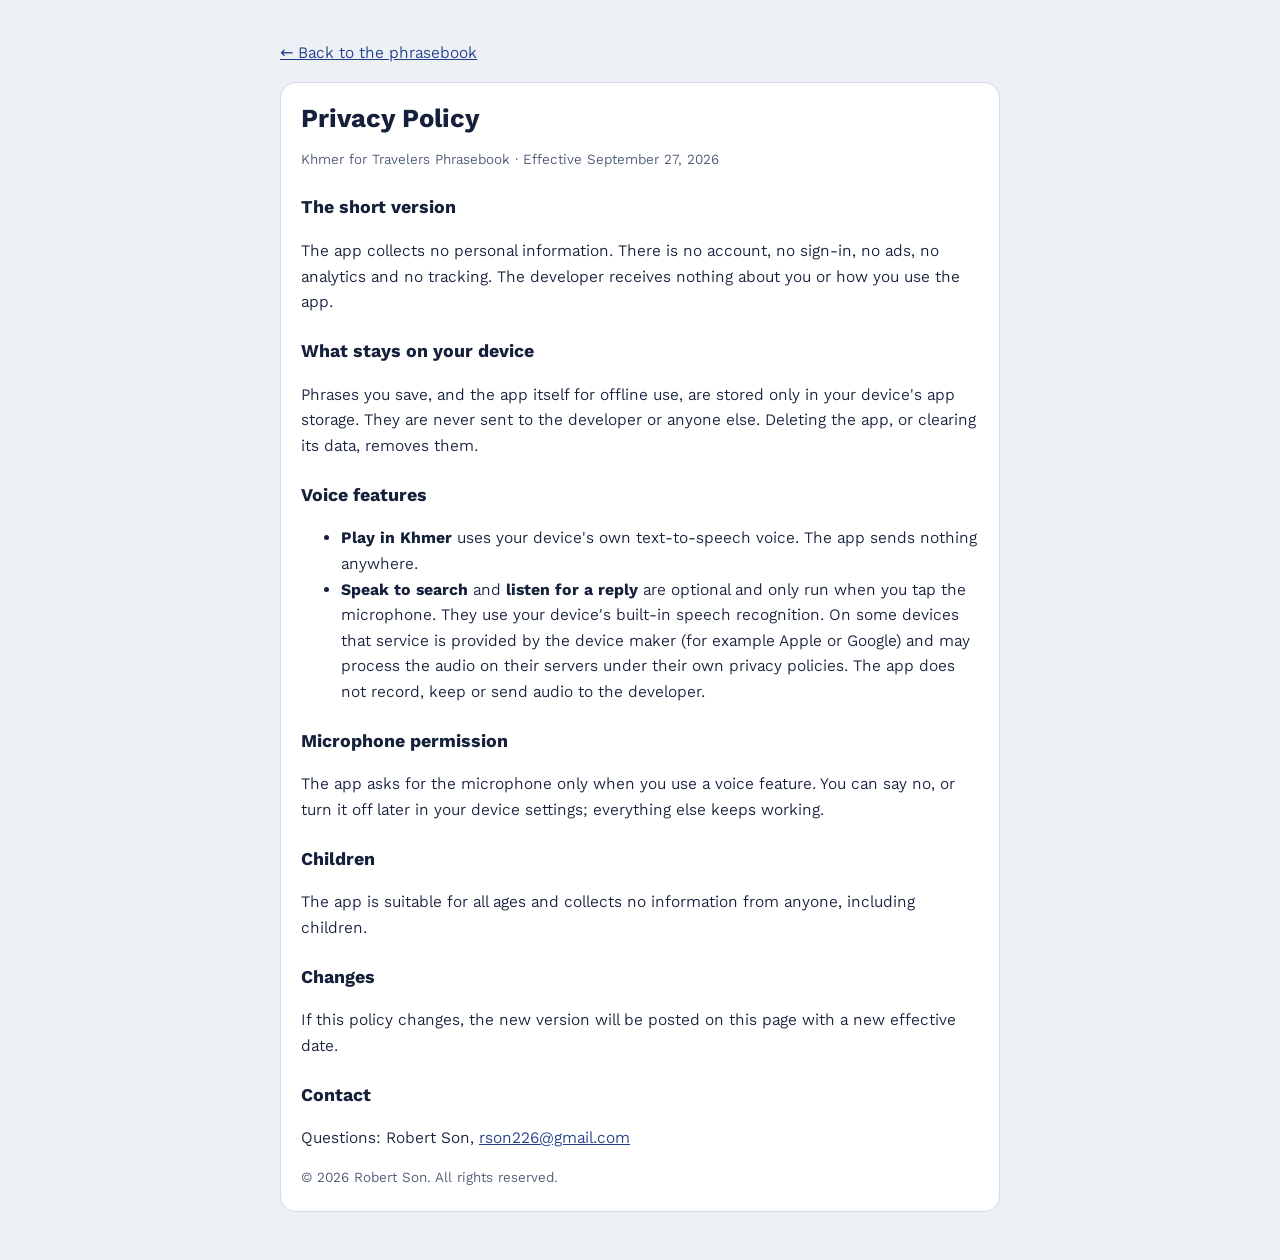
<file: privacy.html>
<!doctype html>
<html lang="en">
<head>
<meta charset="utf-8">
<meta name="viewport" content="width=device-width,initial-scale=1">
<meta name="theme-color" content="#1F3C88">
<title>Privacy Policy · Khmer for Travelers Phrasebook</title>
<link rel="icon" type="image/png" sizes="32x32" href="icons/favicon-32.png">
<link rel="stylesheet" href="fonts/fonts.css">
<style>
:root{--ground:#EDF1F5;--surface:#fff;--ink:#15203B;--muted:#4B5873;--line:#D3DBE6;--accent:#1F3C88}
@media (prefers-color-scheme: dark){:root{--ground:#0E1424;--surface:#172039;--ink:#E6ECF7;--muted:#A5B1C9;--line:#2A3656;--accent:#8FA8F0}}
body{margin:0;background:var(--ground);color:var(--ink);font:16px/1.6 "Kantumruy Pro",system-ui,sans-serif}
main{max-width:720px;margin:0 auto;padding:24px 16px 48px}
.card{background:var(--surface);border:1px solid var(--line);border-radius:16px;padding:20px 20px 8px}
h1{font-size:26px;line-height:1.25;margin:0 0 4px}h2{font-size:18px;margin:22px 0 4px}
p,li{color:var(--ink)}.muted{color:var(--muted);font-size:14px}a{color:var(--accent)}
</style>
</head>
<body>
<main>
<p><a href="./">← Back to the phrasebook</a></p>
<div class="card">
<h1>Privacy Policy</h1>
<p class="muted">Khmer for Travelers Phrasebook · Effective September 27, 2026</p>

<h2>The short version</h2>
<p>The app collects no personal information. There is no account, no sign-in, no ads, no analytics and no tracking. The developer receives nothing about you or how you use the app.</p>

<h2>What stays on your device</h2>
<p>Phrases you save, and the app itself for offline use, are stored only in your device's app storage. They are never sent to the developer or anyone else. Deleting the app, or clearing its data, removes them.</p>

<h2>Voice features</h2>
<ul>
<li><strong>Play in Khmer</strong> uses your device's own text-to-speech voice. The app sends nothing anywhere.</li>
<li><strong>Speak to search</strong> and <strong>listen for a reply</strong> are optional and only run when you tap the microphone. They use your device's built-in speech recognition. On some devices that service is provided by the device maker (for example Apple or Google) and may process the audio on their servers under their own privacy policies. The app does not record, keep or send audio to the developer.</li>
</ul>

<h2>Microphone permission</h2>
<p>The app asks for the microphone only when you use a voice feature. You can say no, or turn it off later in your device settings; everything else keeps working.</p>

<h2>Children</h2>
<p>The app is suitable for all ages and collects no information from anyone, including children.</p>

<h2>Changes</h2>
<p>If this policy changes, the new version will be posted on this page with a new effective date.</p>

<h2>Contact</h2>
<p>Questions: Robert Son, <a href="mailto:rson226@gmail.com">rson226@gmail.com</a></p>
<p class="muted">© 2026 Robert Son. All rights reserved.</p>
</div>
</main>
</body>
</html>
</file>
<file: fonts/fonts.css>
/* Kantumruy Pro and Moul, SIL Open Font License 1.1. Self-hosted so the app works offline. */
@font-face{font-family:'Kantumruy Pro';font-style:normal;font-weight:400;font-display:swap;src:url(kantumruy-pro-khmer-400-normal.woff2) format('woff2');unicode-range:U+1780-17FF,U+19E0-19FF,U+200C-200D,U+25CC}
@font-face{font-family:'Kantumruy Pro';font-style:normal;font-weight:400;font-display:swap;src:url(kantumruy-pro-latin-400-normal.woff2) format('woff2');unicode-range:U+0000-00FF,U+0131,U+0152-0153,U+02BB-02BC,U+02C6,U+02DA,U+02DC,U+0304,U+0308,U+0329,U+2000-206F,U+20AC,U+2122,U+2191,U+2193,U+2212,U+2215,U+FEFF,U+FFFD}
@font-face{font-family:'Kantumruy Pro';font-style:normal;font-weight:500;font-display:swap;src:url(kantumruy-pro-khmer-500-normal.woff2) format('woff2');unicode-range:U+1780-17FF,U+19E0-19FF,U+200C-200D,U+25CC}
@font-face{font-family:'Kantumruy Pro';font-style:normal;font-weight:500;font-display:swap;src:url(kantumruy-pro-latin-500-normal.woff2) format('woff2');unicode-range:U+0000-00FF,U+0131,U+0152-0153,U+02BB-02BC,U+02C6,U+02DA,U+02DC,U+0304,U+0308,U+0329,U+2000-206F,U+20AC,U+2122,U+2191,U+2193,U+2212,U+2215,U+FEFF,U+FFFD}
@font-face{font-family:'Kantumruy Pro';font-style:normal;font-weight:700;font-display:swap;src:url(kantumruy-pro-khmer-700-normal.woff2) format('woff2');unicode-range:U+1780-17FF,U+19E0-19FF,U+200C-200D,U+25CC}
@font-face{font-family:'Kantumruy Pro';font-style:normal;font-weight:700;font-display:swap;src:url(kantumruy-pro-latin-700-normal.woff2) format('woff2');unicode-range:U+0000-00FF,U+0131,U+0152-0153,U+02BB-02BC,U+02C6,U+02DA,U+02DC,U+0304,U+0308,U+0329,U+2000-206F,U+20AC,U+2122,U+2191,U+2193,U+2212,U+2215,U+FEFF,U+FFFD}
@font-face{font-family:'Moul';font-style:normal;font-weight:400;font-display:swap;src:url(moul-khmer-400-normal.woff2) format('woff2');unicode-range:U+1780-17FF,U+19E0-19FF,U+200C-200D,U+25CC}
@font-face{font-family:'Moul';font-style:normal;font-weight:400;font-display:swap;src:url(moul-latin-400-normal.woff2) format('woff2');unicode-range:U+0000-00FF,U+0131,U+0152-0153,U+02BB-02BC,U+02C6,U+02DA,U+02DC,U+0304,U+0308,U+0329,U+2000-206F,U+20AC,U+2122,U+2191,U+2193,U+2212,U+2215,U+FEFF,U+FFFD}
</file>
